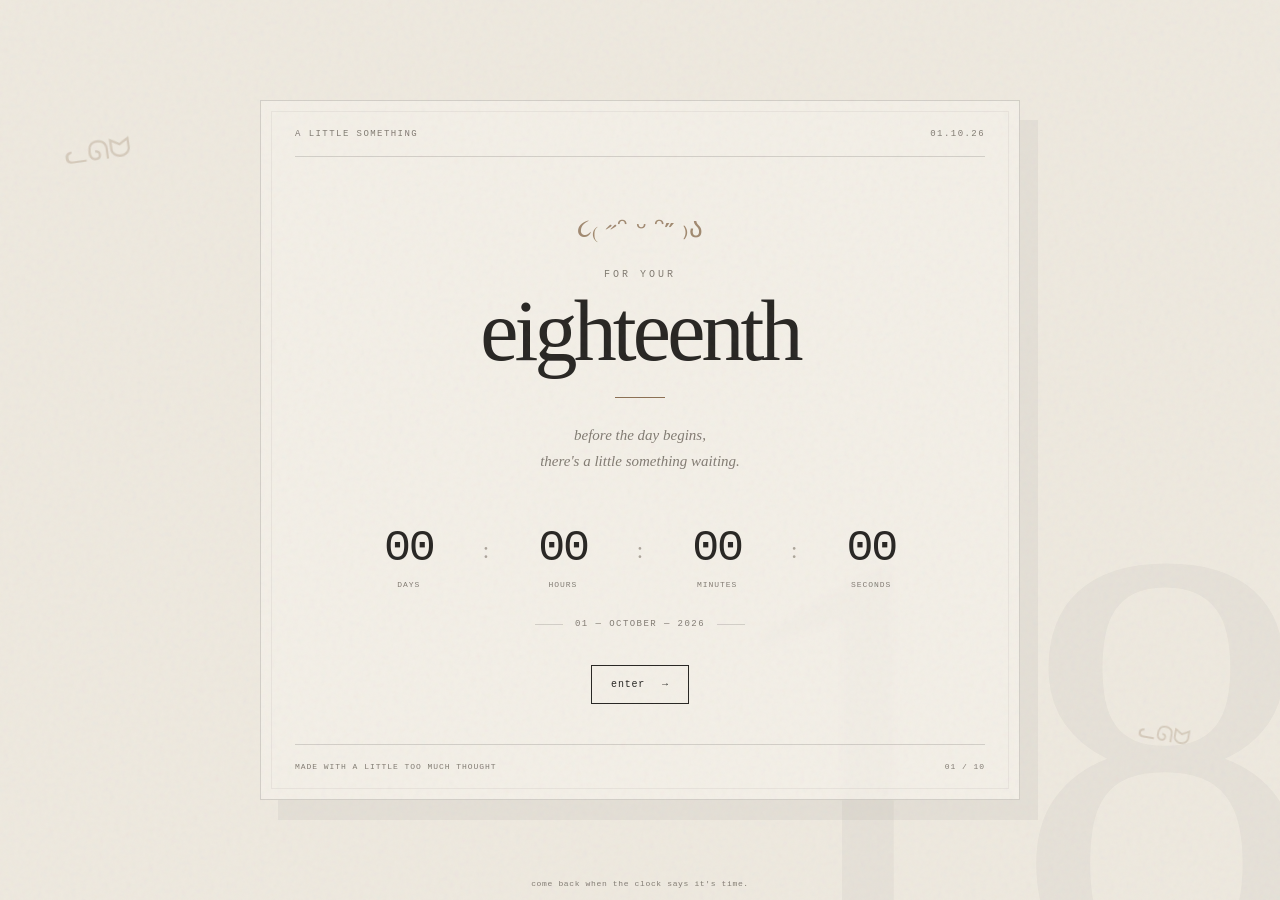
<file: index.html>
<!DOCTYPE html>
<html lang="id">
<head>
    <meta charset="UTF-8">

    <meta
        name="viewport"
        content="width=device-width, initial-scale=1.0"
    >

    <meta
        name="theme-color"
        content="#eee9df"
    >

    <title>18 — for you</title>

    <link rel="stylesheet" href="style.css">
</head>

<body>

    <!-- =========================
         BACKGROUND
    ========================== -->

    <div class="grain"></div>

    <div class="background-number">
        18
    </div>

    <div class="floating-cat cat-one">
        ᓚᘏᗢ
    </div>

    <div class="floating-cat cat-two">
        ᓚᘏᗢ
    </div>


    <!-- =========================
         MAIN
    ========================== -->

    <main class="countdown-page">

        <section class="countdown-card">

            <!-- top information -->

            <div class="top-line">

                <span class="edition">
                    A LITTLE SOMETHING
                </span>

                <span class="date-small">
                    01.10.26
                </span>

            </div>


            <!-- center -->

            <div class="main-content">

                <div class="tiny-cat">
                    ૮₍ ˶ᵔ ᵕ ᵔ˶ ₎ა
                </div>

                <p class="pre-title">
                    FOR YOUR
                </p>

                <h1>
                    eighteenth
                </h1>

                <div class="title-line"></div>

                <p class="intro-text">
                    before the day begins,<br>
                    there's a little something waiting.
                </p>


                <!-- COUNTDOWN -->

                <div class="countdown">

                    <div class="time-box">

                        <span
                            class="time-number"
                            id="days"
                        >
                            00
                        </span>

                        <span class="time-label">
                            days
                        </span>

                    </div>


                    <span class="separator">
                        :
                    </span>


                    <div class="time-box">

                        <span
                            class="time-number"
                            id="hours"
                        >
                            00
                        </span>

                        <span class="time-label">
                            hours
                        </span>

                    </div>


                    <span class="separator">
                        :
                    </span>


                    <div class="time-box">

                        <span
                            class="time-number"
                            id="minutes"
                        >
                            00
                        </span>

                        <span class="time-label">
                            minutes
                        </span>

                    </div>


                    <span class="separator">
                        :
                    </span>


                    <div class="time-box">

                        <span
                            class="time-number"
                            id="seconds"
                        >
                            00
                        </span>

                        <span class="time-label">
                            seconds
                        </span>

                    </div>

                </div>


                <!-- DATE -->

                <div class="birthday-date">

                    <span class="date-line"></span>

                    <span>
                        01 — OCTOBER — 2026
                    </span>

                    <span class="date-line"></span>

                </div>


                <!-- BUTTON -->

                <div class="enter-area">

                    <a
                        href="questions.html"
                        class="enter-button"
                        id="enterButton"
                    >

                        <span>
                            waiting...
                        </span>

                        <span class="arrow">
                            →
                        </span>

                    </a>

                </div>

            </div>


            <!-- bottom information -->

            <div class="bottom-line">

                <span>
                    MADE WITH A LITTLE TOO MUCH THOUGHT
                </span>

                <span>
                    01 / 10
                </span>

            </div>

        </section>


        <!-- tiny bottom message -->

        <p class="bottom-message">
            come back when the clock says it's time.
        </p>

    </main>


    <script src="script.js"></script>

</body>
</html>
</file>
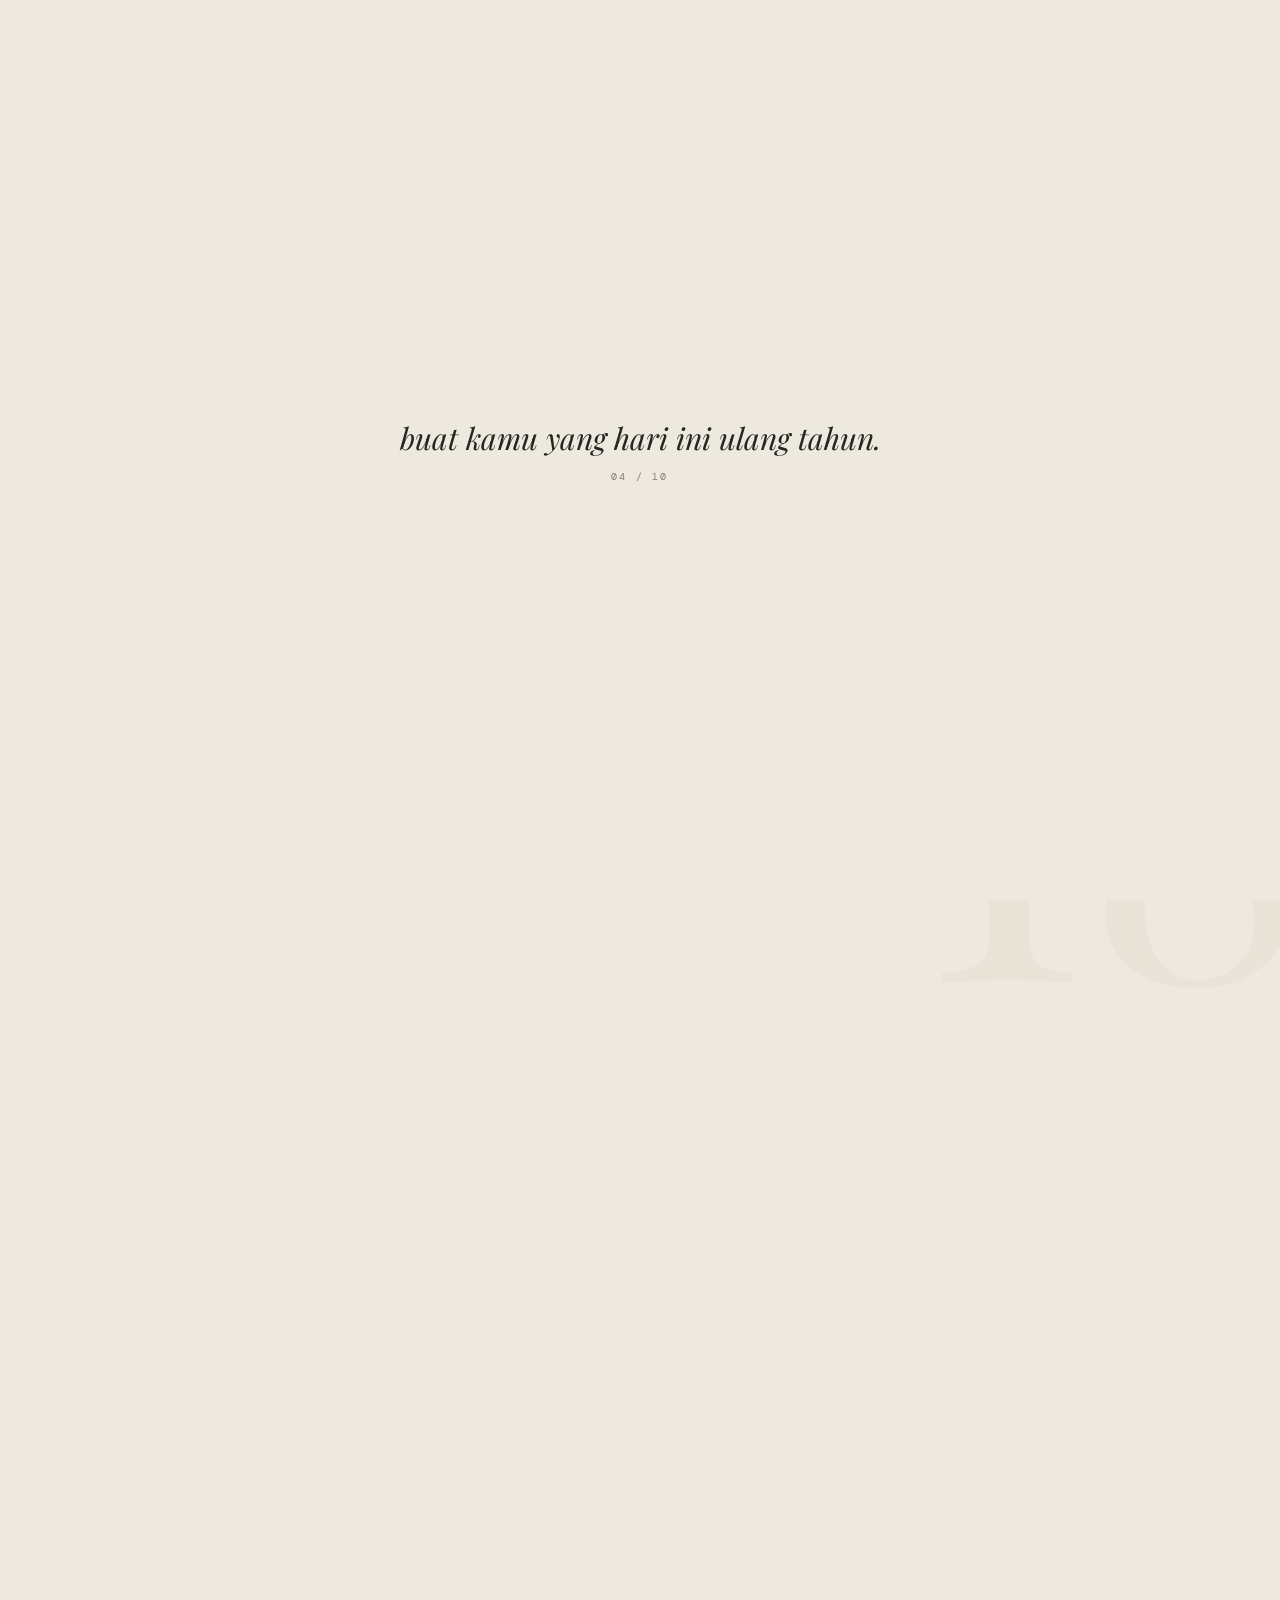
<file: birthday.html>
<!DOCTYPE html>
<html lang="id">
<head>
    <meta charset="UTF-8">
    <meta name="viewport" content="width=device-width, initial-scale=1.0">
    <meta name="theme-color" content="#eee9df">
    <title>04 — untuk kamu</title>
    <link rel="stylesheet" href="birthday.css">
</head>

<body>

    <div class="grain"></div>
    <div class="background-number">18</div>

    <div class="floating-cat cat-one">ᓚᘏᗢ</div>
    <div class="floating-cat cat-two">ᓚᘏᗢ</div>

    <!-- OPENING -->
    <div class="opening" id="opening">
        <p>buat kamu yang hari ini ulang tahun.</p>
        <span>04 / 10</span>
    </div>

    <main class="birthday-page" id="birthdayPage">

        <div class="page-top">
            <span>SEBUAH SURAT KECIL</span>
            <span>04 / 10</span>
        </div>

        <section class="letter-wrapper">

            <div class="letter-shadow"></div>

            <article class="letter" id="letter">

                <div class="letter-header">
                    <span class="letter-number">04</span>
                    <span class="letter-date">01.10.2026</span>
                </div>

                <div class="letter-content">

                    <p class="letter-opening">
                        buat kamu, yang hari ini genap 18.
                    </p>

                    <h1>
                        akhirnya sampai juga
                        di umur ini.
                    </h1>

                    <div class="divider"></div>

                    <p>
                        entah kenapa, nulis ucapan buat kamu sekarang
                        rasanya sedikit beda. mungkin karena udah
                        banyak hal yang berubah sejak terakhir kali kita
                        bener bener deket.
                    </p>

                    <p>
                        aku sebenarnya ngga tau harus nulis apa.
                        ada banyak hal yang mau aku bilang, tapi rasanya
                        aneh kalau semuanya harus ditulis di sini.
                    </p>

                    <p class="emphasis">
                        jadi untuk sekarang, aku cuma mau bilang:
                    </p>

                    <p class="birthday-line">
                        selamat ulang tahun, ya.
                    </p>

                    <p>
                        semoga di umur yang baru ini kamu lebih sering
                        nemuin alasan untuk bahagia. semoga hal-hal
                        yang lagi kamu usahakan bisa berjalan seperti
                        yang kamu mau.
                    </p>

                    <p>
                        dan kalau ternyata ada beberapa hal yang belum
                        sesuai harapan, semoga kamu  baik-baik aja
                        menjalaninya.
                    </p>

                    <p>
                        aku masih inget beberapa hal kecil tentang kamu.
                        hal-hal yang mungkin sekarang udah ngga terlalu
                        penting, tapi entah kenapa masih tersimpan di kepala.
                    </p>

                    <p class="missing">
                        kadang aku juga masih kangen.
                    </p>

                    <p>
                        bukan kangen yang harus bawa kita kembali ke
                        tempat yang sama. cuma kangen sama seseorang
                        yang dulu pernah dekat banget, lalu perlahan
                        menjadi seseorang yang cuma bisa aku doakan dari jauh.
                    </p>

                    <div class="little-mark">✦</div>

                    <p>
                        mungkin memang ada orang-orang yang datang bukan
                        untuk tinggal selamanya.
                    </p>

                    <p>
                        tapi bukan berarti setelah semuanya selesai,
                        mereka jadi ngga berarti apa-apa.
                    </p>

                    <p>
                        kamu pernah jadi bagian dari hari-hariku.
                        dan untuk itu, aku tetap bersyukur.
                    </p>

                    <p>
                        kalau sekarang kita sudah punya jalan masing-masing,
                        semoga jalan itu membawa kamu ke banyak hal baik.
                    </p>

                    <p>
                        dan kalau suatu hari nanti kamu melihat kembali
                        semua yang pernah kita lewati, semoga yang kamu
                        ingat bukan cuma akhirnya.
                    </p>

                    <p>
                        semoga kamu juga ingat bahwa dulu, pernah ada
                        seseorang yang benar-benar ingin melihat kamu bahagia.
                    </p>

                    <div class="letter-ending">

                        <p class="final-greeting">
                            selamat ulang tahun, kamu.
                        </p>

                        <p>
                            18 tahun.
                            angka yang mungkin kelihatannya sederhana,
                            tapi semoga membawa banyak cerita baru.
                        </p>

                        <p>
                            jaga diri baik-baik, ya.
                        </p>

                        <p>
                            aku mungkin sudah ngga punya tempat seperti dulu,
                            tapi aku masih berharap kamu baik-baik saja.
                        </p>

                        <p class="final-line">
                            semoga bahagia. selalu.
                        </p>

                    </div>

                </div>

                <div class="letter-footer">
                    <span>UNTUK KAMU</span>
                    <span>01 — 10 — 26</span>
                </div>

            </article>
        </section>

        <div class="continue-area" id="continueArea">
            <p>masih ada satu hal lagi.</p>

            <a href="poem.html" class="continue-button">
                <span>baca sesuatu yang lain</span>
                <span class="arrow">→</span>
            </a>
        </div>

        <div class="page-bottom">
            <span>HALAMAN KEEMPAT</span>
            <span>04 / 10</span>
        </div>

    </main>

    <script src="birthday.js"></script>
</body>
</html>
</file>
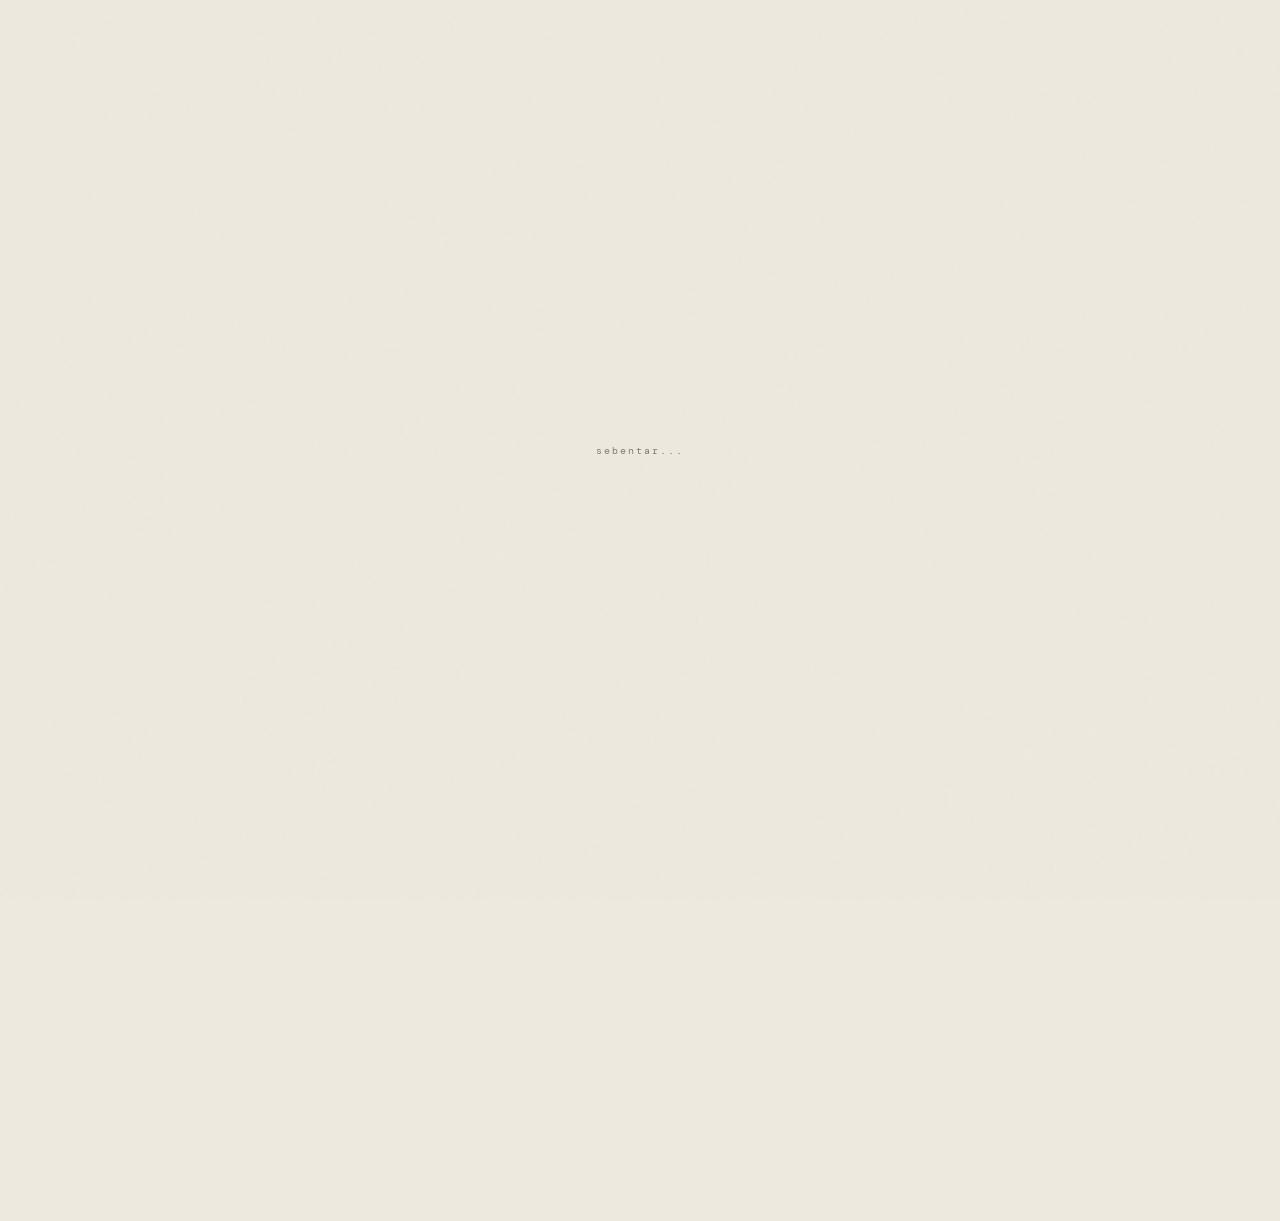
<file: home.html>
<!DOCTYPE html>
<html lang="id">
<head>
    <meta charset="UTF-8">
    <meta name="viewport" content="width=device-width, initial-scale=1.0">
    <meta name="theme-color" content="#eee9df">
    <title>03 — untuk kamu</title>
    <link rel="stylesheet" href="home.css">
</head>

<body>

    <div class="grain"></div>

    <div class="background-number">18</div>

    <div class="floating-cat cat-one">ᓚᘏᗢ</div>
    <div class="floating-cat cat-two">ᓚᘏᗢ</div>

    <!-- INTRO / OPENING -->

    <div class="opening" id="opening">

        <p class="opening-text" id="openingText">
            sebentar...
        </p>

    </div>


    <!-- MAIN CONTENT -->

    <main class="home-page" id="homePage">

        <section class="home-card">

            <div class="top-line">
                <span>UNTUK KAMU</span>
                <span>03 / 10</span>
            </div>


            <div class="home-content">

                <p class="small-title">
                    HARI INI
                </p>


                <h1 id="mainTitle">
                    akhirnya 18 juga.
                </h1>


                <div class="title-line"></div>


                <!-- PHOTO -->

                <div class="photo-area">

                    <div class="photo-paper">

                        <div class="photo-tape"></div>

                        <img
                            src="foto.jpg"
                            alt="Foto"
                            class="main-photo"
                            id="mainPhoto"
                        >

                        <p class="photo-caption">
                            01.10.2026
                        </p>

                    </div>

                </div>


                <!-- TEXT -->

                <div class="message" id="message">

                    <p class="greeting">
                        selamat ulang tahun, ya.
                    </p>

                    <p>
                        hari ini kamu resmi 18.
                        semoga di umur yang baru ini
                        banyak hal baik yang datang ke kamu.
                    </p>

                    <p>
                        semoga apa yang lagi kamu usahain
                        pelan-pelan bisa tercapai,
                        dan semoga tahun ini jadi tahun
                        yang lebih baik buat kamu.
                    </p>

                </div>


                <div class="continue-area">

                    <a href="birthday.html" class="continue-button">

                        <span>lanjut</span>

                        <span class="arrow">→</span>

                    </a>

                </div>

            </div>


            <div class="bottom-line">

                <span>HALAMAN KETIGA</span>

                <span>03 / 10</span>

            </div>

        </section>

    </main>
<audio id="birthdaySong" loop>
    <source src="About You.mp3" type="audio/mpeg">
</audio>

    <script src="home.js"></script>

</body>
</html>
</file>
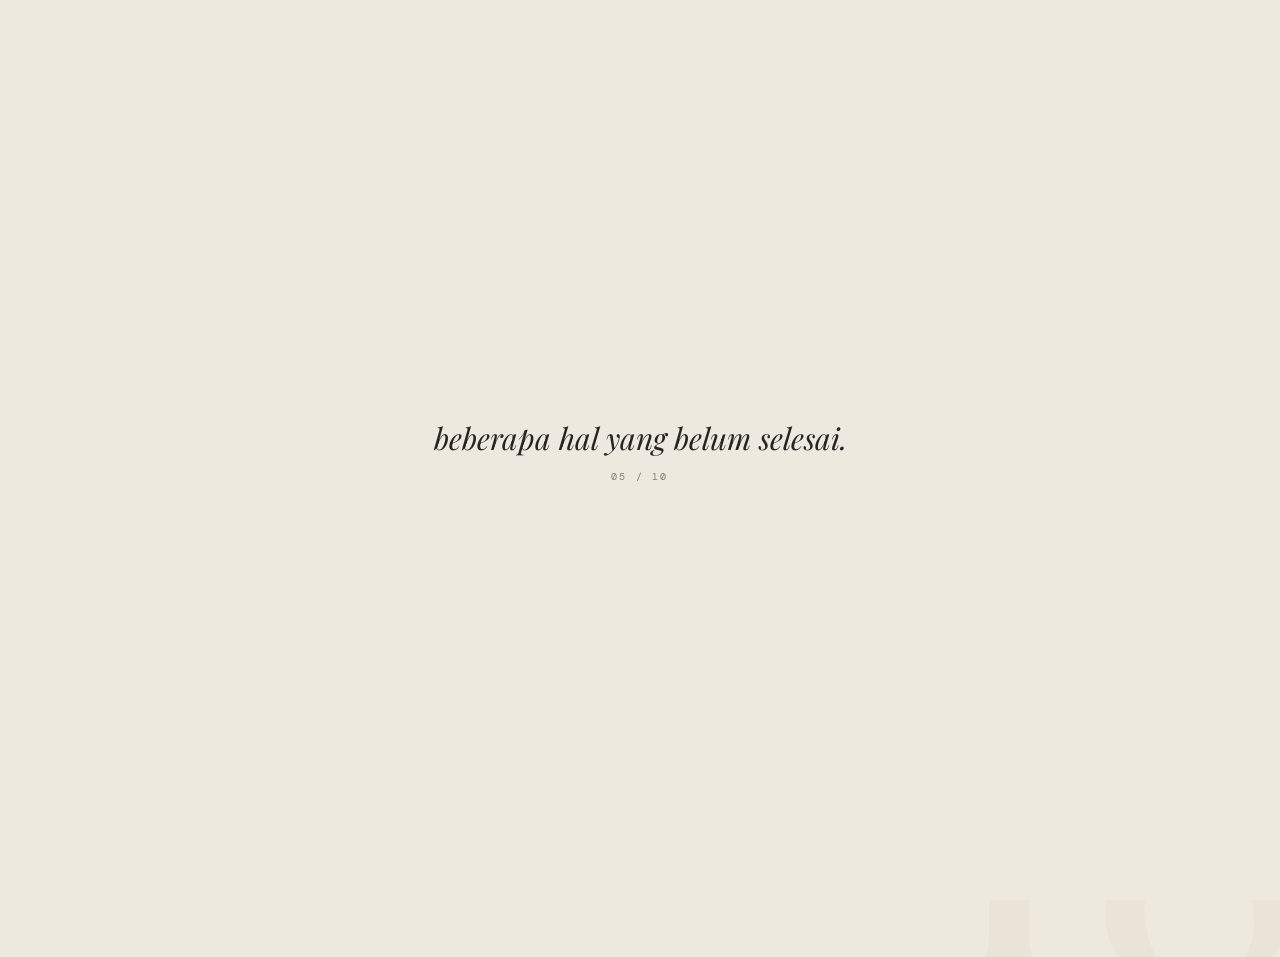
<file: poem.html>
<!DOCTYPE html>
<html lang="id">
<head>
    <meta charset="UTF-8">
    <meta name="viewport" content="width=device-width, initial-scale=1.0">
    <meta name="theme-color" content="#eee9df">
    <title>05 — beberapa hal</title>
    <link rel="stylesheet" href="poem.css">
</head>

<body>

    <div class="grain"></div>
    <div class="background-number">18</div>

    <div class="floating-cat cat-one">ᓚᘏᗢ</div>
    <div class="floating-cat cat-two">ᓚᘏᗢ</div>

    <div class="opening" id="opening">
        <p>beberapa hal yang belum selesai.</p>
        <span>05 / 10</span>
    </div>

    <main class="poem-page" id="poemPage">

        <div class="page-top">
            <span>BEBERAPA HAL</span>
            <span>05 / 10</span>
        </div>

        <section class="poem-book">

            <div class="slide-counter" id="slideCounter">
                01 / 05
            </div>

            <div class="slides" id="slides">

                <article class="poem-slide active">
                    <div class="poem-mark">01</div>

                    <div class="poem-text">
                        <p>
                            seperti cahaya bintang<br>
                            yang masih sampai ke bumi<br>
                            meski bintangnya mungkin<br>
                            sudah lama hilang.
                        </p>

                        <p>
                            begitu juga kamu.
                        </p>

                        <p>
                            sudah lama kita tidak bersama,<br>
                            tapi beberapa hal tentangmu<br>
                            masih sampai kepadaku.
                        </p>

                        <p class="closing">
                            mungkin aku nggak ingin kembali.<br>
                            aku cuma masih rindu<br>
                            pernah sedekat itu denganmu.
                        </p>
                    </div>
                </article>


                <article class="poem-slide">
                    <div class="poem-mark">02</div>

                    <div class="poem-text">
                        <p>
                            seperti gravitasi<br>
                            yang tidak terlihat<br>
                            tapi selalu bekerja,
                        </p>

                        <p>
                            mungkin kesalahanku<br>
                            juga begitu.
                        </p>

                        <p>
                            dulu aku nggak sadar<br>
                            kalau beberapa hal kecil<br>
                            yang kulakukan<br>
                            perlahan membuatmu menjauh.
                        </p>

                        <p class="closing">
                            sekarang aku mengerti.<br>
                            aku nggak meminta semuanya kembali.<br>
                            aku cuma ingin bilang,<br>
                            maaf.
                        </p>
                    </div>
                </article>


                <article class="poem-slide">
                    <div class="poem-mark">03</div>

                    <div class="poem-text">
                        <p>
                            waktu terus berjalan<br>
                            tanpa pernah menunggu<br>
                            siapa pun siap.
                        </p>

                        <p>
                            hari ini,<br>
                            satu tahun lagi selesai untukmu.
                        </p>

                        <p>
                            semoga di umur 18 ini<br>
                            kamu menemukan lebih banyak alasan<br>
                            untuk bahagia,
                        </p>

                        <p>
                            lebih banyak hal<br>
                            untuk disyukuri,
                            dan orang-orang<br>
                            yang membuatmu merasa cukup.
                        </p>

                        <p class="closing">
                            selamat ulang tahun, ya.
                        </p>
                    </div>
                </article>


                <article class="poem-slide">
                    <div class="poem-mark">04</div>

                    <div class="poem-text">
                        <p>
                            aneh bagaimana otak<br>
                            bisa melupakan banyak hal,
                        </p>

                        <p>
                            tapi tetap menyimpan<br>
                            percakapan kecil<br>
                            dengan seseorang<br>
                            yang pernah berarti.
                        </p>

                        <p>
                            mungkin itu sebabnya<br>
                            aku masih mengingatmu.
                        </p>

                        <p class="closing">
                            kalau ada yang ingin kuubah,<br>
                            mungkin bukan akhirnya,
                        </p>

                        <p class="closing">
                            tapi caraku memperlakukanmu<br>
                            sebelum akhirnya tiba.
                        </p>
                    </div>
                </article>


                <article class="poem-slide">
                    <div class="poem-mark">05</div>

                    <div class="poem-text">
                        <p>
                            dari begitu banyak kemungkinan<br>
                            di dunia,
                        </p>

                        <p>
                            kita pernah dipertemukan.
                        </p>

                        <p>
                            sekarang mungkin kita<br>
                            sudah berjalan ke arah masing-masing.
                        </p>

                        <p>
                            tapi hari ini<br>
                            aku masih bisa berharap<br>
                            satu hal untukmu:
                        </p>

                        <p class="closing">
                            semoga 18 membawamu<br>
                            ke hidup yang lebih baik.
                        </p>

                        <p class="final">
                            dan kalau suatu hari<br>
                            kamu mengingatku,
                        </p>

                        <p class="final">
                            semoga yang tersisa<br>
                            bukan cuma tentang<br>
                            bagaimana semuanya berakhir.
                        </p>
                    </div>
                </article>

            </div>

            <div class="navigation">

                <button class="nav-button" id="prevButton" aria-label="Sebelumnya">
                    ←
                </button>

                <div class="dots" id="dots">
                    <span class="dot active"></span>
                    <span class="dot"></span>
                    <span class="dot"></span>
                    <span class="dot"></span>
                    <span class="dot"></span>
                </div>

                <button class="nav-button" id="nextButton" aria-label="Berikutnya">
                    →
                </button>

            </div>

            <div class="swipe-note" id="swipeNote">
                geser untuk lanjut
            </div>

        </section>

        <div class="continue-area" id="continueArea">
            <p>masih ada cerita setelah ini.</p>

            <a href="story.html" class="continue-button">
                <span>lanjut</span>
                <span class="arrow">→</span>
            </a>
        </div>

        <div class="page-bottom">
            <span>HALAMAN KELIMA</span>
            <span>05 / 10</span>
        </div>

    </main>

    <script src="poem.js"></script>
</body>
</html>
</file>
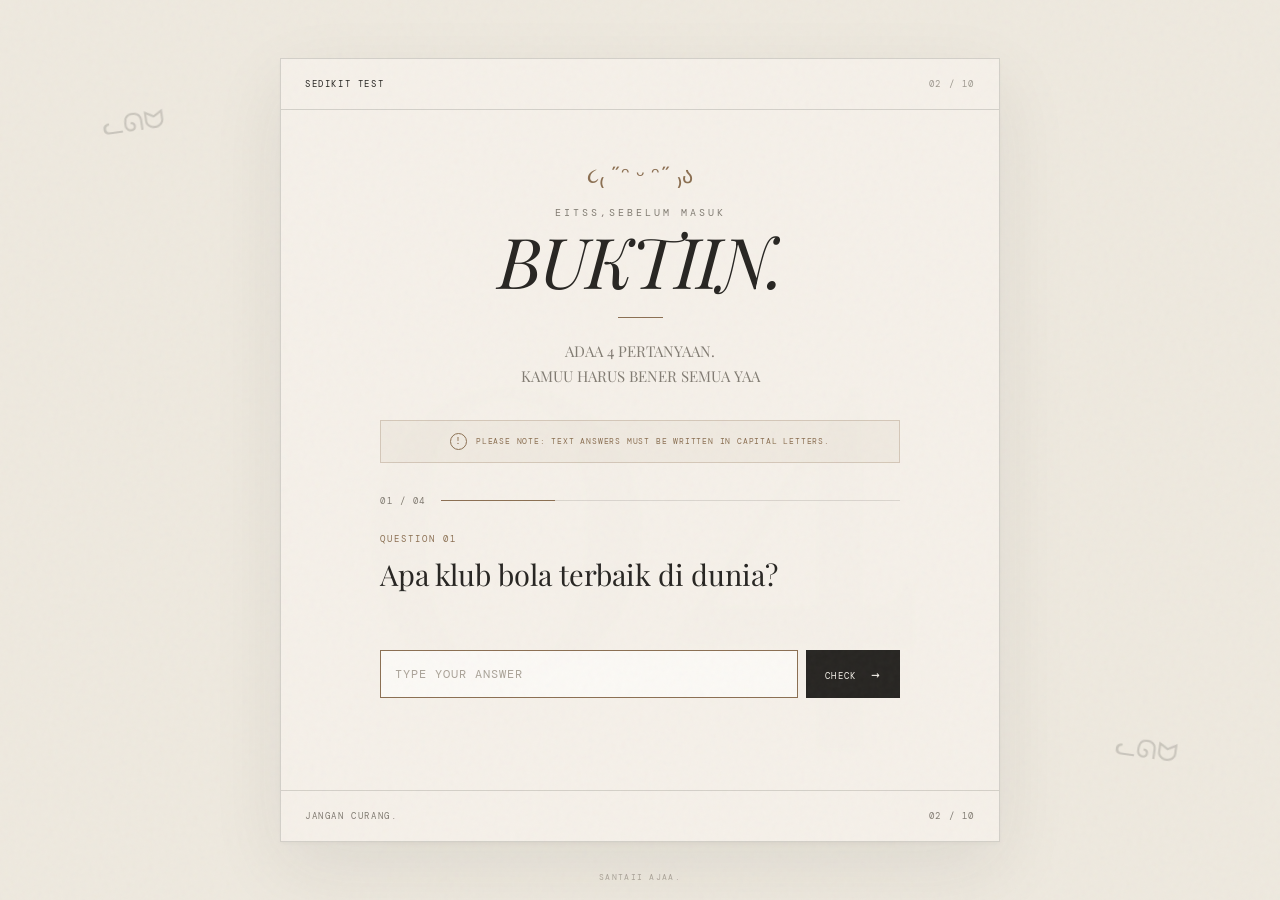
<file: questions.html>
<!DOCTYPE html>
<html lang="id">
<head>
    <meta charset="UTF-8">
    <meta name="viewport" content="width=device-width, initial-scale=1.0">
    <meta name="theme-color" content="#eee9df">
    <title>02 — a little test</title>
    <link rel="stylesheet" href="questions.css">
</head>

<body>

    <div class="grain"></div>
    <div class="background-number">04</div>

    <div class="floating-cat cat-one">ᓚᘏᗢ</div>
    <div class="floating-cat cat-two">ᓚᘏᗢ</div>

    <main class="quiz-page">

        <section class="quiz-card">

            <div class="top-line">
                <span class="edition">SEDIKIT TEST</span>
                <span class="page-number">02 / 10</span>
            </div>

            <div class="quiz-content">

                <div class="tiny-cat">૮₍ ˶ᵔ ᵕ ᵔ˶ ₎ა</div>

                <p class="pre-title">EITSS,SEBELUM MASUK</p>

                <h1>BUKTIIN.</h1>

                <div class="title-line"></div>

                <p class="intro-text">
                    ADAA 4 PERTANYAAN.<br>
                    KAMUU HARUS BENER SEMUA YAA
                </p>

                <div class="warning">
                    <span class="warning-mark">!</span>
                    <span>PLEASE NOTE: TEXT ANSWERS MUST BE WRITTEN IN CAPITAL LETTERS.</span>
                </div>

                <div class="progress">
                    <span id="progressText">01 / 04</span>
                    <div class="progress-line">
                        <div class="progress-fill" id="progressFill"></div>
                    </div>
                </div>

                <div class="question-area" id="questionArea">

                    <p class="question-number" id="questionNumber">
                        QUESTION 01
                    </p>

                    <h2 id="questionText">
                        Apa klub bola terbaik di dunia?
                    </h2>

                    <div class="answer-wrap">
                        <input
                            type="text"
                            id="answerInput"
                            autocomplete="off"
                            autocapitalize="characters"
                            spellcheck="false"
                            placeholder="TYPE YOUR ANSWER"
                        >

                        <button id="submitButton" type="button">
                            <span>CHECK</span>
                            <span class="arrow">→</span>
                        </button>
                    </div>

                    <p class="feedback" id="feedback"></p>

                </div>

                <div class="success-area" id="successArea">

                    <div class="success-symbol">✓</div>

                    <p class="success-label">ACCESS GRANTED</p>

                    <h2>YEAYYY BENER SEMUA.</h2>

                    <p>
                        INII ADA SESUATUU<br>
                        BUAT KAMUU.
                    </p>

                    <a href="home.html" class="enter-button">
                        <span>ENTER</span>
                        <span class="arrow">→</span>
                    </a>

                </div>

            </div>

            <div class="bottom-line">
                <span>JANGAN CURANG.</span>
                <span>02 / 10</span>
            </div>

        </section>

        <p class="bottom-message" id="bottomMessage">
            SANTAII AJAA.
        </p>

    </main>

    <script src="questions.js"></script>

</body>
</html>
</file>
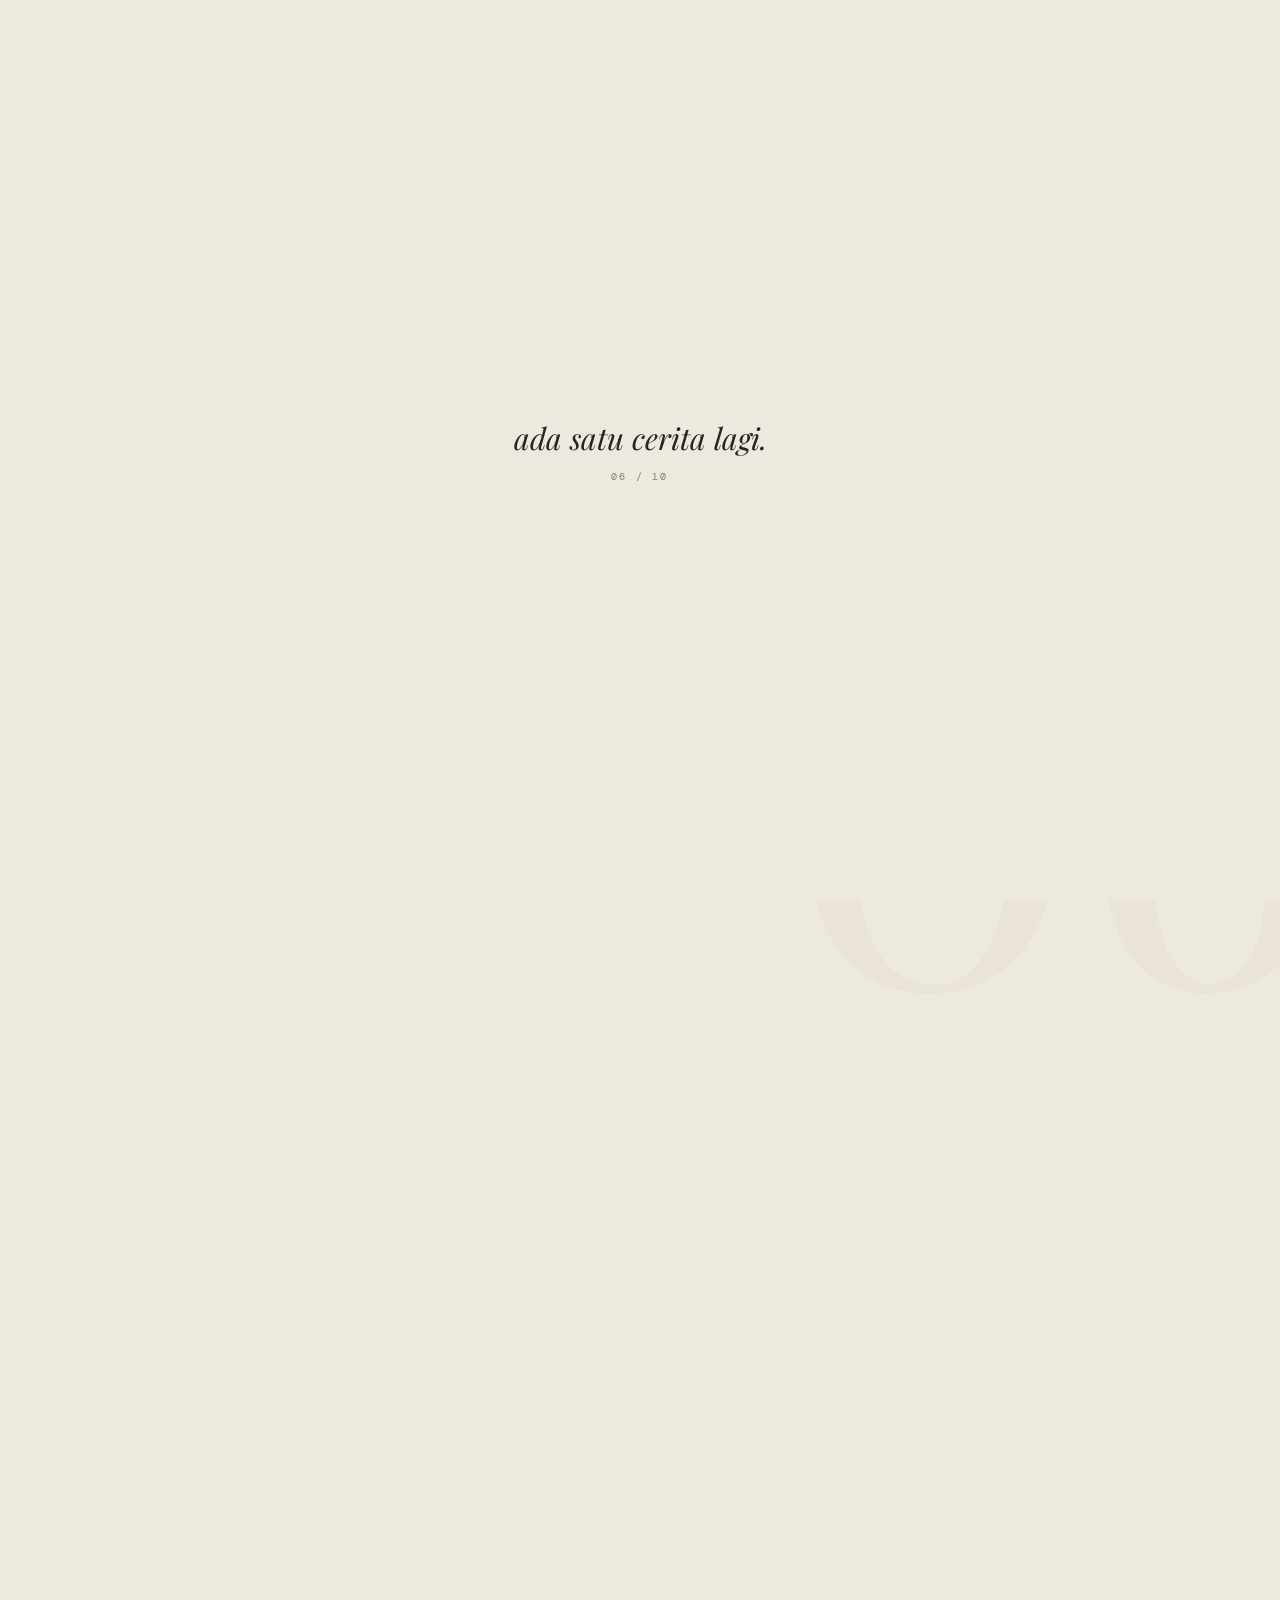
<file: story.html>
<!DOCTYPE html>
<html lang="id">
<head>
    <meta charset="UTF-8">
    <meta name="viewport" content="width=device-width, initial-scale=1.0">
    <meta name="theme-color" content="#eee9df">
    <title>06 — seharusnya cukup</title>
    <link rel="stylesheet" href="story.css">
</head>

<body>

    <div class="grain"></div>
    <div class="background-number">06</div>

    <div class="floating-cat cat-one">ᓚᘏᗢ</div>
    <div class="floating-cat cat-two">ᓚᘏᗢ</div>

    <div class="opening" id="opening">
        <p>ada satu cerita lagi.</p>
        <span>06 / 10</span>
    </div>

    <main class="story-page" id="storyPage">

        <div class="page-top">
            <span>SEBUAH CERITA</span>
            <span>06 / 10</span>
        </div>

        <section class="story-card">

            <div class="story-label">
                06
            </div>

            <div class="story-content">

                <p class="small-title">
                    SEHARUSNYA CUKUP
                </p>

                <h1>
                    ada cerita yang<br>
                    memang tidak perlu<br>
                    punya akhir berbeda.
                </h1>

                <div class="divider"></div>

                <p>
                    mungkin kita pernah berpikir bahwa
                    beberapa hal seharusnya berjalan lebih lama.
                    seharusnya ada lebih banyak waktu,
                    lebih banyak percakapan, atau lebih banyak
                    kesempatan untuk memperbaiki semuanya.
                </p>

                <p>
                    tapi ternyata tidak semua yang pernah dekat
                    harus berakhir dengan kembali.
                </p>

                <p>
                    ada yang cukup pernah terjadi.
                    cukup pernah berarti.
                    cukup pernah membuat dua orang
                    saling mengenal.
                </p>

                <p class="emphasis">
                    dan mungkin, itu juga sudah cukup.
                </p>

                <p>
                    sekarang kita sudah punya jalan masing-masing.
                    mungkin memang seperti ini seharusnya.
                </p>

                <p>
                    bukan karena apa yang pernah ada
                    menjadi tidak berarti,
                    tapi karena beberapa cerita memang selesai
                    tepat ketika waktunya selesai.
                </p>

                <div class="closing">

                    <p>
                        aku nggak tahu kamu akan mengingat
                        semua ini sampai kapan.
                    </p>

                    <p>
                        tapi kalau suatu hari kamu membuka
                        cerita ini lagi, semoga kamu tahu:
                    </p>

                    <p class="final">
                        pernah ada seseorang yang
                        menganggap kehadiranmu berarti.
                    </p>

                </div>

            </div>

            <div class="story-footer">
                <span>UNTUK KAMU</span>
                <span>01 — 10 — 26</span>
            </div>

        </section>

        <section class="pdf-section" id="pdfSection">

            <div class="pdf-line"></div>

            <p class="pdf-small">
                CERITA LENGKAPNYA ADA DI SINI
            </p>

            <h2>
                kalau kamu masih ingin<br>
                membacanya sampai selesai.
            </h2>

            <a
                href="assets/seharusnya.pdf"
                target="_blank"
                rel="noopener"
                class="pdf-button"
            >
                <span>baca cerita lengkap</span>
                <span class="arrow">→</span>
            </a>

            <p class="pdf-note">
                seharusnya.pdf
            </p>

        </section>

        <div class="continue-area" id="continueArea">

            <p>setelah ini, ada beberapa hal kecil.</p>

            <a href="playlist.html" class="continue-button">
                <span>lanjut</span>
                <span class="arrow">→</span>
            </a>

        </div>

        <div class="page-bottom">
            <span>HALAMAN KEENAM</span>
            <span>06 / 10</span>
        </div>

    </main>

    <script src="story.js"></script>
</body>
</html>
</file>
<file: style.css>
/* =========================================
   RESET
========================================= */

* {
    margin: 0;
    padding: 0;
    box-sizing: border-box;
}

html {
    width: 100%;
    min-height: 100%;
}

body {
    width: 100%;
    min-height: 100vh;

    background: #eee9df;
    color: #272522;

    font-family:
        Arial,
        Helvetica,
        sans-serif;

    overflow-x: hidden;
}


/* =========================================
   VARIABLES
========================================= */

:root {

    --paper: #eee9df;

    --paper-light: #f6f2ea;

    --paper-dark: #ded6c8;

    --ink: #272522;

    --muted: #817b72;

    --faint: #aaa398;

    --accent: #8b6f52;

    --line: rgba(39, 37, 34, 0.16);

}


/* =========================================
   PAPER GRAIN
========================================= */

.grain {

    position: fixed;

    inset: 0;

    pointer-events: none;

    z-index: 20;

    opacity: 0.15;

    background-image:
        url("data:image/svg+xml,%3Csvg viewBox='0 0 180 180' xmlns='http://www.w3.org/2000/svg'%3E%3Cfilter id='n'%3E%3CfeTurbulence type='fractalNoise' baseFrequency='.9' numOctaves='3' stitchTiles='stitch'/%3E%3C/filter%3E%3Crect width='100%25' height='100%25' filter='url(%23n)' opacity='.32'/%3E%3C/svg%3E");

}


/* =========================================
   HUGE BACKGROUND 18
========================================= */

.background-number {

    position: fixed;

    right: -40px;
    bottom: -80px;

    font-family:
        Georgia,
        "Times New Roman",
        serif;

    font-size:
        clamp(260px, 48vw, 720px);

    line-height: 0.7;

    color: rgba(39, 37, 34, 0.035);

    user-select: none;

    pointer-events: none;

    z-index: 0;

}


/* =========================================
   FLOATING CATS
========================================= */

.floating-cat {

    position: fixed;

    color: var(--accent);

    opacity: 0.25;

    font-family: serif;

    pointer-events: none;

    z-index: 1;

}

.cat-one {

    top: 15%;

    left: 5%;

    font-size: 27px;

    transform:
        rotate(-8deg);

}

.cat-two {

    right: 7%;

    bottom: 17%;

    font-size: 21px;

    transform:
        rotate(10deg);

}


/* =========================================
   PAGE
========================================= */

.countdown-page {

    min-height: 100vh;

    width: 100%;

    padding:
        30px;

    display: flex;

    align-items: center;

    justify-content: center;

    position: relative;

    z-index: 2;

}


/* =========================================
   MAIN CARD
========================================= */

.countdown-card {

    width: min(
        760px,
        100%
    );

    min-height: 680px;

    padding:
        28px
        34px;

    position: relative;

    display: flex;

    flex-direction: column;

    justify-content: space-between;

    background:
        rgba(246, 242, 234, 0.72);

    border:
        1px solid
        var(--line);

    box-shadow:
        18px 20px 0
        rgba(39, 37, 34, 0.045);

    backdrop-filter:
        blur(4px);

}


/* =========================================
   CARD CORNER DETAILS
========================================= */

.countdown-card::before {

    content: "";

    position: absolute;

    top: 10px;
    left: 10px;
    right: 10px;
    bottom: 10px;

    border:
        1px solid
        rgba(39, 37, 34, 0.055);

    pointer-events: none;

}


/* =========================================
   TOP LINE
========================================= */

.top-line {

    display: flex;

    justify-content: space-between;

    align-items: center;

    padding-bottom: 17px;

    border-bottom:
        1px solid
        var(--line);

}


.edition,
.date-small {

    font-family:
        "Courier New",
        monospace;

    font-size: 9px;

    letter-spacing:
        0.16em;

    color:
        var(--muted);

}


/* =========================================
   MAIN CONTENT
========================================= */

.main-content {

    width: 100%;

    max-width: 620px;

    margin:
        0 auto;

    text-align: center;

    padding:
        55px 10px
        40px;

}


.tiny-cat {

    font-size: 27px;

    color:
        var(--accent);

    margin-bottom:
        25px;

    opacity: 0.8;

}


.pre-title {

    font-family:
        "Courier New",
        monospace;

    font-size: 10px;

    letter-spacing:
        0.3em;

    color:
        var(--muted);

    margin-bottom:
        11px;

}


h1 {

    font-family:
        Georgia,
        "Times New Roman",
        serif;

    font-size:
        clamp(
            52px,
            10vw,
            86px
        );

    font-weight:
        400;

    line-height:
        0.95;

    letter-spacing:
        -0.045em;

}


.title-line {

    width: 50px;

    height: 1px;

    background:
        var(--accent);

    margin:
        25px auto;

}


.intro-text {

    font-family:
        Georgia,
        "Times New Roman",
        serif;

    font-size:
        15px;

    line-height:
        1.7;

    font-style:
        italic;

    color:
        var(--muted);

}


/* =========================================
   COUNTDOWN
========================================= */

.countdown {

    width: 100%;

    margin:
        52px auto
        30px;

    display: grid;

    grid-template-columns:
        1fr
        auto
        1fr
        auto
        1fr
        auto
        1fr;

    align-items:
        center;

    justify-content:
        center;

}


.time-box {

    min-width:
        70px;

}


.time-number {

    display: block;

    font-family:
        "Courier New",
        monospace;

    font-size:
        clamp(
            27px,
            6vw,
            45px
        );

    line-height:
        1;

    font-weight:
        400;

    letter-spacing:
        -0.05em;

    transition:
        transform
        0.2s ease;

}


.time-label {

    display: block;

    margin-top:
        9px;

    font-family:
        "Courier New",
        monospace;

    text-transform:
        uppercase;

    font-size:
        8px;

    letter-spacing:
        0.12em;

    color:
        var(--muted);

}


.separator {

    font-family:
        Georgia,
        serif;

    color:
        var(--faint);

    font-size:
        23px;

    padding:
        0 5px;

    transform:
        translateY(-7px);

}


/* =========================================
   BIRTHDAY DATE
========================================= */

.birthday-date {

    display: flex;

    align-items:
        center;

    justify-content:
        center;

    gap:
        12px;

    font-family:
        "Courier New",
        monospace;

    font-size:
        9px;

    letter-spacing:
        0.16em;

    color:
        var(--muted);

}


.date-line {

    width:
        28px;

    height:
        1px;

    background:
        var(--line);

}


/* =========================================
   ENTER BUTTON
========================================= */

.enter-area {

    margin-top:
        36px;

}


.enter-button {

    display:
        inline-flex;

    align-items:
        center;

    justify-content:
        center;

    gap:
        17px;

    padding:
        13px 19px;

    color:
        var(--ink);

    border:
        1px solid
        var(--ink);

    text-decoration:
        none;

    font-family:
        "Courier New",
        monospace;

    font-size:
        10px;

    letter-spacing:
        0.08em;

    transition:
        all
        0.25s
        ease;

}


.enter-button:hover {

    background:
        var(--ink);

    color:
        var(--paper-light);

}


.enter-button .arrow {

    transition:
        transform
        0.25s
        ease;

}


.enter-button:hover .arrow {

    transform:
        translateX(4px);

}


/* =========================================
   BOTTOM LINE
========================================= */

.bottom-line {

    display:
        flex;

    justify-content:
        space-between;

    align-items:
        center;

    padding-top:
        17px;

    border-top:
        1px solid
        var(--line);

}


.bottom-line span {

    font-family:
        "Courier New",
        monospace;

    font-size:
        8px;

    letter-spacing:
        0.12em;

    color:
        var(--muted);

}


/* =========================================
   BOTTOM MESSAGE
========================================= */

.bottom-message {

    position:
        absolute;

    bottom:
        12px;

    left:
        50%;

    transform:
        translateX(-50%);

    font-family:
        "Courier New",
        monospace;

    font-size:
        8px;

    letter-spacing:
        0.08em;

    color:
        var(--muted);

    white-space:
        nowrap;

}


/* =========================================
   MOBILE
========================================= */

@media (max-width: 600px) {

    .countdown-page {

        padding:
            15px;

    }


    .countdown-card {

        min-height:
            650px;

        padding:
            22px 19px;

    }


    .countdown-card::before {

        top:
            7px;

        left:
            7px;

        right:
            7px;

        bottom:
            7px;

    }


    .main-content {

        padding:
            45px 4px
            30px;

    }


    h1 {

        font-size:
            clamp(
                47px,
                14vw,
                70px
            );

    }


    .countdown {

        margin-top:
            45px;

    }


    .time-box {

        min-width:
            54px;

    }


    .time-number {

        font-size:
            25px;

    }


    .time-label {

        font-size:
            7px;

    }


    .separator {

        font-size:
            18px;

        padding:
            0 1px;

    }


    .birthday-date {

        font-size:
            7px;

        gap:
            7px;

    }


    .date-line {

        width:
            17px;

    }


    .bottom-line span:first-child {

        max-width:
            170px;

    }


    .background-number {

        right:
            -20px;

        bottom:
            -20px;

        font-size:
            310px;

    }


    .floating-cat {

        opacity:
            0.17;

    }

}


@media (max-width: 380px) {

    .countdown-card {

        min-height:
            620px;

    }


    .countdown {

        grid-template-columns:
            repeat(7, auto);

    }


    .time-box {

        min-width:
            48px;

    }


    .time-number {

        font-size:
            21px;

    }


    .separator {

        font-size:
            15px;

    }


    .intro-text {

        font-size:
            13px;

    }

}
</file>
<file: birthday.css>
@import url('https://fonts.googleapis.com/css2?family=DM+Mono:wght@400;500&family=Inter:wght@400;500;600&family=Playfair+Display:ital,wght@0,400;0,500;1,400;1,500&display=swap');

:root {
    --paper: #eee9df;
    --paper-light: #f8f5ee;
    --paper-dark: #ded6c8;
    --ink: #272522;
    --muted: #817b72;
    --faint: #aaa398;
    --accent: #8b6f52;
}

* {
    box-sizing: border-box;
    margin: 0;
    padding: 0;
}

html {
    scroll-behavior: smooth;
}

body {
    min-height: 100vh;
    background: var(--paper);
    color: var(--ink);
    font-family: "Inter", sans-serif;
    overflow-x: hidden;
}

.grain {
    position: fixed;
    inset: 0;
    z-index: 50;
    pointer-events: none;
    opacity: 0.055;
    background-image: url("data:image/svg+xml,%3Csvg viewBox='0 0 180 180' xmlns='http://www.w3.org/2000/svg'%3E%3Cfilter id='n'%3E%3CfeTurbulence type='fractalNoise' baseFrequency='.9' numOctaves='4' stitchTiles='stitch'/%3E%3C/filter%3E%3Crect width='100%25' height='100%25' filter='url(%23n)' opacity='.45'/%3E%3C/svg%3E");
}

.background-number {
    position: fixed;
    z-index: 0;
    right: -35px;
    bottom: -75px;
    font-family: "Playfair Display", serif;
    font-size: clamp(240px, 35vw, 500px);
    line-height: 0.8;
    color: rgba(139, 111, 82, 0.045);
    pointer-events: none;
}

.floating-cat {
    position: fixed;
    z-index: 1;
    color: var(--faint);
    opacity: 0.22;
    font-family: monospace;
    font-size: 24px;
    pointer-events: none;
}

.cat-one {
    top: 15%;
    left: 5%;
    transform: rotate(-8deg);
}

.cat-two {
    right: 6%;
    top: 63%;
    transform: rotate(8deg);
}


/* OPENING */

.opening {
    position: fixed;
    inset: 0;
    z-index: 100;
    display: flex;
    align-items: center;
    justify-content: center;
    flex-direction: column;
    gap: 12px;
    background: var(--paper);
    transition:
        opacity 0.9s ease,
        visibility 0.9s ease;
}

.opening.hide {
    opacity: 0;
    visibility: hidden;
    pointer-events: none;
}

.opening p {
    font-family: "Playfair Display", serif;
    font-size: clamp(20px, 4vw, 30px);
    font-style: italic;
    animation: openingText 1.2s ease both;
}

.opening span {
    font-family: "DM Mono", monospace;
    font-size: 10px;
    letter-spacing: 0.22em;
    color: var(--muted);
    animation: openingText 1.2s 0.15s ease both;
}

@keyframes openingText {
    from {
        opacity: 0;
        transform: translateY(12px);
    }

    to {
        opacity: 1;
        transform: translateY(0);
    }
}


/* PAGE */

.birthday-page {
    position: relative;
    z-index: 2;
    width: min(900px, calc(100% - 34px));
    margin: auto;
    padding: 34px 0 55px;
    opacity: 0;
    transform: translateY(25px);
    transition:
        opacity 1s ease,
        transform 1s ease;
}

.birthday-page.show {
    opacity: 1;
    transform: translateY(0);
}

.page-top,
.page-bottom {
    display: flex;
    justify-content: space-between;
    align-items: center;
    font-family: "DM Mono", monospace;
    font-size: 9px;
    letter-spacing: 0.16em;
    color: var(--muted);
}

.page-top {
    margin-bottom: 30px;
}

.page-bottom {
    margin-top: 38px;
}


/* LETTER */

.letter-wrapper {
    position: relative;
    width: min(720px, 100%);
    margin: auto;
    perspective: 1400px;
}

.letter-shadow {
    position: absolute;
    inset: 14px -5px -12px 5px;
    background: rgba(67, 57, 46, 0.12);
    filter: blur(14px);
    opacity: 0;
    transform: translateY(20px);
    transition:
        opacity 1s 0.4s ease,
        transform 1s 0.4s ease;
}

.birthday-page.show .letter-shadow {
    opacity: 1;
    transform: translateY(0);
}

.letter {
    position: relative;
    background:
        linear-gradient(
            90deg,
            rgba(130, 105, 75, 0.035),
            transparent 9%,
            transparent 91%,
            rgba(130, 105, 75, 0.035)
        ),
        var(--paper-light);
    padding: 48px clamp(25px, 7vw, 70px) 35px;
    border: 1px solid rgba(80, 67, 52, 0.13);
    box-shadow: 0 2px 2px rgba(60, 50, 40, 0.05);
    transform-origin: top center;
    transform: rotateX(-90deg) translateY(-30px);
    opacity: 0;
    transition:
        transform 1.2s cubic-bezier(.2,.8,.2,1),
        opacity 0.7s ease;
}

.birthday-page.show .letter {
    transform: rotateX(0deg) translateY(0);
    opacity: 1;
}

.letter::before,
.letter::after {
    content: "";
    position: absolute;
    left: 0;
    right: 0;
    height: 1px;
    background: rgba(139, 111, 82, 0.08);
}

.letter::before {
    top: 18px;
}

.letter::after {
    bottom: 18px;
}

.letter-header,
.letter-footer {
    display: flex;
    justify-content: space-between;
    align-items: center;
    font-family: "DM Mono", monospace;
    font-size: 9px;
    letter-spacing: 0.15em;
    color: var(--muted);
}

.letter-number {
    color: var(--accent);
}

.letter-content {
    padding: 55px 0 48px;
}

.letter-opening {
    font-family: "DM Mono", monospace;
    font-size: 10px;
    letter-spacing: 0.12em;
    text-transform: uppercase;
    color: var(--accent);
    margin-bottom: 20px;
}

.letter h1 {
    max-width: 550px;
    font-family: "Playfair Display", serif;
    font-size: clamp(34px, 6vw, 58px);
    line-height: 1.08;
    font-weight: 400;
    letter-spacing: -0.035em;
    margin-bottom: 30px;
}

.divider {
    width: 42px;
    height: 1px;
    background: var(--accent);
    margin-bottom: 35px;
}

.letter p {
    max-width: 570px;
    margin-bottom: 25px;
    font-size: 14px;
    line-height: 1.95;
    color: #4b4741;
}

.letter .emphasis {
    margin-top: 42px;
    margin-bottom: 8px;
    font-family: "Playfair Display", serif;
    font-size: 18px;
    font-style: italic;
    color: var(--ink);
}

.birthday-line {
    font-family: "Playfair Display", serif;
    font-size: clamp(25px, 5vw, 38px) !important;
    line-height: 1.2 !important;
    color: var(--ink) !important;
    margin-bottom: 32px !important;
}

.missing {
    position: relative;
    display: inline-block;
    margin-top: 28px;
    font-family: "Playfair Display", serif;
    font-size: 23px !important;
    font-style: italic;
    color: var(--ink) !important;
}

.missing::after {
    content: "";
    position: absolute;
    left: 0;
    bottom: 1px;
    width: 100%;
    height: 1px;
    background: rgba(139, 111, 82, 0.35);
    transform: scaleX(0);
    transform-origin: left;
    transition: transform 0.8s ease;
}

.birthday-page.show .missing::after {
    transform: scaleX(1);
}

.little-mark {
    margin: 45px 0;
    color: var(--accent);
    font-size: 13px;
    opacity: 0.65;
}

.letter-ending {
    margin-top: 55px;
    padding-top: 35px;
    border-top: 1px solid rgba(80, 67, 52, 0.13);
}

.final-greeting {
    font-family: "Playfair Display", serif;
    font-size: 27px !important;
    color: var(--ink) !important;
}

.final-line {
    margin-top: 45px;
    margin-bottom: 0 !important;
    font-family: "Playfair Display", serif;
    font-size: clamp(25px, 5vw, 36px) !important;
    font-style: italic;
    color: var(--ink) !important;
}


/* CONTINUE */

.continue-area {
    text-align: center;
    margin-top: 48px;
    opacity: 0;
    transform: translateY(20px);
    transition:
        opacity 0.8s ease,
        transform 0.8s ease;
}

.birthday-page.show .continue-area {
    opacity: 1;
    transform: translateY(0);
    transition-delay: 1.35s;
}

.continue-area p {
    margin-bottom: 15px;
    font-family: "Playfair Display", serif;
    font-size: 15px;
    font-style: italic;
    color: var(--muted);
}

.continue-button {
    display: inline-flex;
    align-items: center;
    gap: 15px;
    padding: 13px 20px;
    border: 1px solid rgba(39, 37, 34, 0.25);
    color: var(--ink);
    text-decoration: none;
    font-family: "DM Mono", monospace;
    font-size: 10px;
    letter-spacing: 0.08em;
    transition:
        background 0.3s ease,
        color 0.3s ease,
        transform 0.3s ease;
}

.continue-button:hover {
    background: var(--ink);
    color: var(--paper-light);
    transform: translateY(-2px);
}

.arrow {
    font-size: 15px;
}


/* MOBILE */

@media (max-width: 600px) {

    .birthday-page {
        width: calc(100% - 24px);
        padding-top: 24px;
    }

    .page-top,
    .page-bottom {
        font-size: 8px;
    }

    .letter {
        padding: 35px 25px 28px;
    }

    .letter-content {
        padding: 42px 0 35px;
    }

    .letter p {
        font-size: 13px;
        line-height: 1.85;
    }

    .letter h1 {
        font-size: 36px;
    }

    .letter .emphasis {
        font-size: 16px;
    }

    .birthday-line {
        font-size: 28px !important;
    }

    .missing {
        font-size: 20px !important;
    }

    .final-line {
        font-size: 27px !important;
    }

    .background-number {
        right: -25px;
        bottom: -20px;
        font-size: 230px;
    }

    .floating-cat {
        font-size: 18px;
    }

    .cat-one {
        left: 3%;
        top: 11%;
    }

    .cat-two {
        right: 3%;
        top: 69%;
    }
}
</file>
<file: home.css>
@import url('https://fonts.googleapis.com/css2?family=DM+Mono:wght@300;400;500&family=Inter:wght@400;500;600&family=Playfair+Display:ital,wght@0,400;0,500;1,400&display=swap');


:root {
    --paper: #eee9df;
    --paper-light: #f6f2ea;
    --paper-dark: #ded6c8;

    --ink: #272522;
    --muted: #817b72;
    --faint: #aaa398;

    --accent: #8b6f52;

    --border: rgba(39, 37, 34, 0.16);
}


* {
    margin: 0;
    padding: 0;
    box-sizing: border-box;
}


html {
    min-height: 100%;
}


body {
    min-height: 100vh;

    background: var(--paper);

    color: var(--ink);

    font-family: "Inter", sans-serif;

    overflow-x: hidden;
}


/* =========================================
   GRAIN
========================================= */

.grain {
    position: fixed;

    inset: 0;

    pointer-events: none;

    z-index: 50;

    opacity: 0.045;

    background-image: url("data:image/svg+xml,%3Csvg viewBox='0 0 180 180' xmlns='http://www.w3.org/2000/svg'%3E%3Cfilter id='n'%3E%3CfeTurbulence type='fractalNoise' baseFrequency='.9' numOctaves='4' stitchTiles='stitch'/%3E%3C/filter%3E%3Crect width='100%25' height='100%25' filter='url(%23n)' opacity='.7'/%3E%3C/svg%3E");
}


/* =========================================
   BACKGROUND NUMBER
========================================= */

.background-number {
    position: fixed;

    left: 50%;
    top: 50%;

    transform: translate(-50%, -50%);

    font-family: "Playfair Display", serif;

    font-size: clamp(260px, 45vw, 700px);

    line-height: 1;

    color: rgba(39, 37, 34, 0.035);

    pointer-events: none;

    user-select: none;

    z-index: 0;
}


/* =========================================
   FLOATING CATS
========================================= */

.floating-cat {
    position: fixed;

    font-family: monospace;

    font-size: 25px;

    color: rgba(39, 37, 34, 0.18);

    pointer-events: none;

    user-select: none;

    z-index: 1;
}


.cat-one {
    top: 12%;
    left: 8%;

    transform: rotate(-8deg);
}


.cat-two {
    right: 8%;
    bottom: 15%;

    transform: rotate(8deg);
}


/* =========================================
   OPENING SCREEN
========================================= */

.opening {
    position: fixed;

    inset: 0;

    z-index: 40;

    display: flex;

    align-items: center;
    justify-content: center;

    background: var(--paper);

    transition:
        opacity 0.8s ease,
        visibility 0.8s ease;
}


.opening.hide {
    opacity: 0;

    visibility: hidden;

    pointer-events: none;
}


.opening-text {
    font-family: "DM Mono", monospace;

    font-size: 10px;

    letter-spacing: 2px;

    color: var(--muted);

    opacity: 0;

    transform: translateY(8px);

    animation: openingTextIn 1s ease forwards;
}


@keyframes openingTextIn {

    0% {
        opacity: 0;
        transform: translateY(8px);
    }

    100% {
        opacity: 1;
        transform: translateY(0);
    }
}


/* =========================================
   MAIN PAGE
========================================= */

.home-page {
    position: relative;

    z-index: 5;

    min-height: 100vh;

    display: flex;

    align-items: center;
    justify-content: center;

    padding: 55px 20px;

    opacity: 0;

    transform: translateY(15px);

    transition:
        opacity 1s ease,
        transform 1s ease;
}


.home-page.show {
    opacity: 1;

    transform: translateY(0);
}


/* =========================================
   CARD
========================================= */

.home-card {
    position: relative;

    width: min(720px, 100%);

    background: rgba(246, 242, 234, 0.88);

    border: 1px solid var(--border);

    box-shadow:
        0 25px 70px rgba(39, 37, 34, 0.08),
        0 2px 5px rgba(39, 37, 34, 0.04);

    backdrop-filter: blur(4px);
}


/* =========================================
   TOP / BOTTOM
========================================= */

.top-line,
.bottom-line {

    width: 100%;

    display: flex;

    justify-content: space-between;
    align-items: center;

    padding: 19px 24px;

    font-family: "DM Mono", monospace;

    font-size: 9px;

    letter-spacing: 1.6px;

    color: var(--muted);
}


.top-line {
    border-bottom: 1px solid var(--border);
}


.bottom-line {
    border-top: 1px solid var(--border);
}


/* =========================================
   CONTENT
========================================= */

.home-content {

    width: min(510px, calc(100% - 50px));

    margin: 0 auto;

    padding: 55px 0 65px;

    text-align: center;
}


.small-title {

    margin-bottom: 8px;

    font-family: "DM Mono", monospace;

    font-size: 9px;

    letter-spacing: 3px;

    color: var(--muted);

    opacity: 0;

    transform: translateY(10px);

    transition:
        opacity 0.7s ease,
        transform 0.7s ease;
}


.home-page.show .small-title {
    opacity: 1;

    transform: translateY(0);

    transition-delay: 0.25s;
}


/* =========================================
   TITLE
========================================= */

h1 {

    font-family: "Playfair Display", serif;

    font-size: clamp(42px, 7vw, 62px);

    font-weight: 400;

    font-style: italic;

    line-height: 1.1;

    letter-spacing: -1.5px;

    opacity: 0;

    transform: translateY(15px);

    transition:
        opacity 0.8s ease,
        transform 0.8s ease;
}


.home-page.show h1 {

    opacity: 1;

    transform: translateY(0);

    transition-delay: 0.4s;
}


.title-line {

    width: 45px;

    height: 1px;

    margin: 19px auto 30px;

    background: var(--accent);

    opacity: 0;

    transform: scaleX(0);

    transition:
        opacity 0.7s ease,
        transform 0.7s ease;
}


.home-page.show .title-line {

    opacity: 1;

    transform: scaleX(1);

    transition-delay: 0.7s;
}


/* =========================================
   PHOTO
========================================= */

.photo-area {

    width: 100%;

    display: flex;

    justify-content: center;

    margin-bottom: 38px;

    opacity: 0;

    transform:
        translateY(25px)
        scale(0.94)
        rotate(-2deg);

    filter: blur(8px);

    transition:
        opacity 1s ease,
        transform 1.1s cubic-bezier(.2,.8,.2,1),
        filter 1.1s ease;
}


.home-page.show .photo-area {

    opacity: 1;

    transform:
        translateY(0)
        scale(1)
        rotate(-1.5deg);

    filter: blur(0);

    transition-delay: 0.9s;
}


.photo-paper {

    position: relative;

    width: min(350px, 85%);

    padding: 12px 12px 17px;

    background: #f9f6ef;

    box-shadow:
        0 15px 35px rgba(39, 37, 34, 0.13),
        0 2px 5px rgba(39, 37, 34, 0.06);
}


.main-photo {

    display: block;

    width: 100%;

    aspect-ratio: 4 / 5;

    object-fit: cover;

    background: var(--paper-dark);
}


.photo-caption {

    margin-top: 9px;

    font-family: "DM Mono", monospace;

    font-size: 7px;

    letter-spacing: 2px;

    color: var(--faint);

    text-align: left;
}


/* =========================================
   TAPE
========================================= */

.photo-tape {

    position: absolute;

    top: -13px;

    left: 50%;

    width: 90px;

    height: 25px;

    transform: translateX(-50%) rotate(-2deg);

    background: rgba(222, 214, 200, 0.72);

    border-left: 1px solid rgba(39, 37, 34, 0.04);

    border-right: 1px solid rgba(39, 37, 34, 0.04);

    z-index: 2;
}


/* =========================================
   MESSAGE
========================================= */

.message {

    max-width: 440px;

    margin: 0 auto;

    text-align: left;

    opacity: 0;

    transform: translateY(15px);

    transition:
        opacity 0.8s ease,
        transform 0.8s ease;
}


.home-page.show .message {

    opacity: 1;

    transform: translateY(0);

    transition-delay: 1.55s;
}


.message p {

    margin-bottom: 17px;

    font-family: "Playfair Display", serif;

    font-size: 15px;

    line-height: 1.8;

    color: var(--muted);
}


.message .greeting {

    margin-bottom: 13px;

    font-family: "Inter", sans-serif;

    font-size: 13px;

    font-weight: 600;

    color: var(--ink);
}


/* =========================================
   CONTINUE
========================================= */

.continue-area {

    margin-top: 32px;

    opacity: 0;

    transform: translateY(10px);

    transition:
        opacity 0.7s ease,
        transform 0.7s ease;
}


.home-page.show .continue-area {

    opacity: 1;

    transform: translateY(0);

    transition-delay: 1.9s;
}


.continue-button {

    display: inline-flex;

    align-items: center;
    justify-content: center;

    min-width: 135px;

    padding: 14px 19px;

    border: 1px solid var(--ink);

    color: var(--ink);

    text-decoration: none;

    font-family: "DM Mono", monospace;

    font-size: 9px;

    letter-spacing: 1.5px;

    transition:
        background 0.25s ease,
        color 0.25s ease,
        transform 0.25s ease;
}


.continue-button:hover {

    background: var(--ink);

    color: var(--paper-light);

    transform: translateY(-2px);
}


.arrow {

    margin-left: 9px;

    font-size: 14px;
}


/* =========================================
   MOBILE
========================================= */

@media (max-width: 600px) {

    .home-page {

        padding: 25px 14px;

        align-items: flex-start;
    }


    .home-card {

        width: 100%;
    }


    .top-line,
    .bottom-line {

        padding: 16px 17px;

        font-size: 8px;
    }


    .home-content {

        width: calc(100% - 36px);

        padding: 45px 0 50px;
    }


    .floating-cat {

        display: none;
    }


    .background-number {

        font-size: 300px;
    }


    .photo-paper {

        width: min(320px, 88%);
    }


    .message {

        width: 100%;
    }


    .message p {

        font-size: 14px;

        line-height: 1.75;
    }
}


/* =========================================
   SMALL HEIGHT DEVICES
========================================= */

@media (max-height: 700px) and (min-width: 601px) {

    .home-page {

        padding: 30px 20px;
    }


    .home-content {

        padding-top: 35px;

        padding-bottom: 40px;
    }


    .photo-area {

        margin-bottom: 25px;
    }
}


/* =========================================
   REDUCED MOTION
========================================= */

@media (prefers-reduced-motion: reduce) {

    *,
    *::before,
    *::after {

        animation-duration: 0.01ms !important;

        animation-iteration-count: 1 !important;

        transition-duration: 0.01ms !important;
    }

}
</file>
<file: poem.css>
@import url('https://fonts.googleapis.com/css2?family=DM+Mono:wght@400;500&family=Inter:wght@400;500;600&family=Playfair+Display:ital,wght@0,400;0,500;1,400;1,500&display=swap');

:root {
    --paper: #eee9df;
    --paper-light: #f8f5ee;
    --ink: #272522;
    --muted: #817b72;
    --faint: #aaa398;
    --accent: #8b6f52;
}

* {
    box-sizing: border-box;
    margin: 0;
    padding: 0;
}

body {
    min-height: 100vh;
    background: var(--paper);
    color: var(--ink);
    font-family: "Inter", sans-serif;
    overflow-x: hidden;
}

.grain {
    position: fixed;
    inset: 0;
    z-index: 50;
    pointer-events: none;
    opacity: .055;
    background-image: url("data:image/svg+xml,%3Csvg viewBox='0 0 180 180' xmlns='http://www.w3.org/2000/svg'%3E%3Cfilter id='n'%3E%3CfeTurbulence type='fractalNoise' baseFrequency='.9' numOctaves='4' stitchTiles='stitch'/%3E%3C/filter%3E%3Crect width='100%25' height='100%25' filter='url(%23n)' opacity='.45'/%3E%3C/svg%3E");
}

.background-number {
    position: fixed;
    right: -35px;
    bottom: -75px;
    font-family: "Playfair Display", serif;
    font-size: clamp(240px, 35vw, 500px);
    line-height: .8;
    color: rgba(139,111,82,.045);
    pointer-events: none;
}

.floating-cat {
    position: fixed;
    z-index: 1;
    color: var(--faint);
    opacity: .22;
    font-family: monospace;
    font-size: 24px;
    pointer-events: none;
}

.cat-one {
    top: 15%;
    left: 5%;
    transform: rotate(-8deg);
}

.cat-two {
    right: 6%;
    top: 63%;
    transform: rotate(8deg);
}


/* OPENING */

.opening {
    position: fixed;
    inset: 0;
    z-index: 100;
    display: flex;
    flex-direction: column;
    justify-content: center;
    align-items: center;
    gap: 12px;
    background: var(--paper);
    transition: opacity .9s ease, visibility .9s ease;
}

.opening.hide {
    opacity: 0;
    visibility: hidden;
    pointer-events: none;
}

.opening p {
    font-family: "Playfair Display", serif;
    font-size: clamp(20px, 4vw, 30px);
    font-style: italic;
    animation: openingText 1.2s ease both;
}

.opening span {
    font-family: "DM Mono", monospace;
    font-size: 10px;
    letter-spacing: .22em;
    color: var(--muted);
    animation: openingText 1.2s .15s ease both;
}

@keyframes openingText {
    from {
        opacity: 0;
        transform: translateY(12px);
    }

    to {
        opacity: 1;
        transform: translateY(0);
    }
}


/* PAGE */

.poem-page {
    position: relative;
    z-index: 2;
    width: min(900px, calc(100% - 34px));
    margin: auto;
    padding: 34px 0 55px;
    opacity: 0;
    transform: translateY(25px);
    transition: opacity 1s ease, transform 1s ease;
}

.poem-page.show {
    opacity: 1;
    transform: translateY(0);
}

.page-top,
.page-bottom {
    display: flex;
    justify-content: space-between;
    align-items: center;
    font-family: "DM Mono", monospace;
    font-size: 9px;
    letter-spacing: .16em;
    color: var(--muted);
}

.page-top {
    margin-bottom: 30px;
}

.page-bottom {
    margin-top: 38px;
}


/* BOOK */

.poem-book {
    position: relative;
    width: min(700px, 100%);
    min-height: 620px;
    margin: auto;
    padding: 55px clamp(25px, 7vw, 70px) 35px;
    background: var(--paper-light);
    border: 1px solid rgba(80,67,52,.13);
    box-shadow: 0 15px 35px rgba(60,50,40,.08);
    overflow: hidden;
}

.poem-book::before,
.poem-book::after {
    content: "";
    position: absolute;
    left: 0;
    right: 0;
    height: 1px;
    background: rgba(139,111,82,.08);
}

.poem-book::before {
    top: 20px;
}

.poem-book::after {
    bottom: 20px;
}

.slide-counter {
    position: absolute;
    top: 24px;
    right: 30px;
    font-family: "DM Mono", monospace;
    font-size: 9px;
    letter-spacing: .12em;
    color: var(--muted);
}

.slides {
    position: relative;
    min-height: 470px;
}

.poem-slide {
    position: absolute;
    inset: 0;
    display: flex;
    flex-direction: column;
    justify-content: center;
    opacity: 0;
    visibility: hidden;
    transform: translateX(35px);
    transition:
        opacity .55s ease,
        transform .55s ease,
        visibility .55s;
}

.poem-slide.active {
    opacity: 1;
    visibility: visible;
    transform: translateX(0);
}

.poem-slide.previous {
    transform: translateX(-35px);
}

.poem-mark {
    margin-bottom: 32px;
    font-family: "DM Mono", monospace;
    font-size: 10px;
    letter-spacing: .18em;
    color: var(--accent);
}

.poem-text {
    max-width: 550px;
}

.poem-text p {
    margin-bottom: 25px;
    font-family: "Playfair Display", serif;
    font-size: clamp(18px, 3vw, 23px);
    line-height: 1.65;
    color: #3b3833;
}

.poem-text p.closing {
    margin-top: 32px;
    color: var(--ink);
}

.poem-text p.final {
    margin-bottom: 16px;
}

.poem-text p:last-child {
    margin-bottom: 0;
}

.navigation {
    position: absolute;
    left: 30px;
    right: 30px;
    bottom: 47px;
    display: flex;
    align-items: center;
    justify-content: space-between;
}

.nav-button {
    width: 34px;
    height: 34px;
    border: 1px solid rgba(39,37,34,.2);
    background: transparent;
    color: var(--ink);
    font-size: 17px;
    cursor: pointer;
    transition: .25s ease;
}

.nav-button:hover:not(:disabled) {
    background: var(--ink);
    color: var(--paper-light);
}

.nav-button:disabled {
    opacity: .2;
    cursor: default;
}

.dots {
    display: flex;
    align-items: center;
    gap: 7px;
}

.dot {
    width: 4px;
    height: 4px;
    border-radius: 50%;
    background: var(--faint);
    transition: .3s ease;
}

.dot.active {
    width: 16px;
    border-radius: 10px;
    background: var(--accent);
}

.swipe-note {
    position: absolute;
    left: 0;
    right: 0;
    bottom: 18px;
    text-align: center;
    font-family: "DM Mono", monospace;
    font-size: 8px;
    letter-spacing: .12em;
    color: var(--faint);
    transition: opacity .5s ease;
}

.swipe-note.hide {
    opacity: 0;
}


/* CONTINUE */

.continue-area {
    margin-top: 48px;
    text-align: center;
    opacity: 0;
    transform: translateY(20px);
    transition: opacity .8s ease, transform .8s ease;
}

.continue-area.show {
    opacity: 1;
    transform: translateY(0);
}

.continue-area p {
    margin-bottom: 15px;
    font-family: "Playfair Display", serif;
    font-size: 15px;
    font-style: italic;
    color: var(--muted);
}

.continue-button {
    display: inline-flex;
    align-items: center;
    gap: 15px;
    padding: 13px 20px;
    border: 1px solid rgba(39,37,34,.25);
    color: var(--ink);
    text-decoration: none;
    font-family: "DM Mono", monospace;
    font-size: 10px;
    letter-spacing: .08em;
    transition: .3s ease;
}

.continue-button:hover {
    background: var(--ink);
    color: var(--paper-light);
    transform: translateY(-2px);
}

.arrow {
    font-size: 15px;
}


/* MOBILE */

@media (max-width: 600px) {

    .poem-page {
        width: calc(100% - 24px);
        padding-top: 24px;
    }

    .page-top,
    .page-bottom {
        font-size: 8px;
    }

    .poem-book {
        min-height: 650px;
        padding: 55px 25px 35px;
    }

    .slides {
        min-height: 500px;
    }

    .poem-text p {
        font-size: 17px;
        line-height: 1.7;
        margin-bottom: 21px;
    }

    .poem-text p.closing {
        margin-top: 27px;
    }

    .navigation {
        left: 20px;
        right: 20px;
    }

    .background-number {
        font-size: 230px;
        right: -25px;
        bottom: -20px;
    }

    .floating-cat {
        font-size: 18px;
    }
}
</file>
<file: questions.css>
@import url('https://fonts.googleapis.com/css2?family=DM+Mono:wght@300;400;500&family=Inter:wght@400;500;600&family=Playfair+Display:ital,wght@0,400;0,500;1,400;1,500&display=swap');


:root {
    --paper: #eee9df;
    --paper-light: #f6f2ea;
    --paper-dark: #ded6c8;

    --ink: #272522;
    --muted: #817b72;
    --faint: #aaa398;

    --accent: #8b6f52;
    --success: #65725d;

    --border: rgba(39, 37, 34, 0.16);
}


* {
    margin: 0;
    padding: 0;
    box-sizing: border-box;
}


html {
    min-height: 100%;
}


body {
    min-height: 100vh;
    background: var(--paper);
    color: var(--ink);
    font-family: "Inter", sans-serif;
    overflow-x: hidden;
}


/* =========================
   GRAIN
========================= */

.grain {
    position: fixed;
    inset: 0;
    pointer-events: none;
    z-index: 20;
    opacity: 0.045;

    background-image: url("data:image/svg+xml,%3Csvg viewBox='0 0 180 180' xmlns='http://www.w3.org/2000/svg'%3E%3Cfilter id='n'%3E%3CfeTurbulence type='fractalNoise' baseFrequency='.9' numOctaves='4' stitchTiles='stitch'/%3E%3C/filter%3E%3Crect width='100%25' height='100%25' filter='url(%23n)' opacity='.7'/%3E%3C/svg%3E");
}


/* =========================
   BACKGROUND
========================= */

.background-number {
    position: fixed;
    left: 50%;
    top: 50%;

    transform: translate(-50%, -50%);

    font-family: "Playfair Display", serif;
    font-size: clamp(260px, 42vw, 650px);
    line-height: 1;

    color: rgba(39, 37, 34, 0.035);

    pointer-events: none;
    user-select: none;
}


/* =========================
   CATS
========================= */

.floating-cat {
    position: fixed;

    font-family: monospace;
    font-size: 25px;

    color: rgba(39, 37, 34, 0.18);

    pointer-events: none;
    user-select: none;
}


.cat-one {
    top: 12%;
    left: 8%;

    transform: rotate(-8deg);
}


.cat-two {
    right: 8%;
    bottom: 15%;

    transform: rotate(8deg);
}


/* =========================
   PAGE
========================= */

.quiz-page {
    min-height: 100vh;

    display: flex;
    align-items: center;
    justify-content: center;

    padding: 50px 20px;
}


.quiz-card {
    position: relative;

    width: min(720px, 100%);

    min-height: 680px;

    display: flex;
    flex-direction: column;

    background: rgba(246, 242, 234, 0.86);

    border: 1px solid var(--border);

    box-shadow:
        0 25px 70px rgba(39, 37, 34, 0.08),
        0 2px 5px rgba(39, 37, 34, 0.04);

    backdrop-filter: blur(4px);
}


/* =========================
   TOP / BOTTOM
========================= */

.top-line,
.bottom-line {
    width: 100%;

    display: flex;
    justify-content: space-between;
    align-items: center;

    padding: 19px 24px;

    font-family: "DM Mono", monospace;
    font-size: 9px;
    letter-spacing: 1.6px;

    color: var(--muted);
}


.top-line {
    border-bottom: 1px solid var(--border);
}


.bottom-line {
    margin-top: auto;
    border-top: 1px solid var(--border);
}


.edition {
    color: var(--ink);
}


.page-number {
    opacity: 0.75;
}


/* =========================
   CONTENT
========================= */

.quiz-content {
    width: min(520px, calc(100% - 50px));

    margin: 0 auto;

    padding: 52px 0 60px;

    text-align: center;
}


.tiny-cat {
    margin-bottom: 18px;

    font-size: 22px;

    color: var(--accent);
}


.pre-title {
    margin-bottom: 5px;

    font-family: "DM Mono", monospace;
    font-size: 10px;
    letter-spacing: 3px;

    color: var(--muted);
}


h1 {
    font-family: "Playfair Display", serif;
    font-size: clamp(46px, 8vw, 70px);
    font-weight: 400;
    font-style: italic;

    line-height: 1.05;

    letter-spacing: -2px;
}


.title-line {
    width: 45px;
    height: 1px;

    margin: 19px auto 21px;

    background: var(--accent);
}


.intro-text {
    font-family: "Playfair Display", serif;
    font-size: 15px;
    line-height: 1.7;

    color: var(--muted);
}


/* =========================
   WARNING
========================= */

.warning {
    margin: 30px auto 32px;

    padding: 12px 15px;

    display: flex;
    align-items: center;
    justify-content: center;
    gap: 9px;

    border: 1px solid rgba(139, 111, 82, 0.28);

    background: rgba(139, 111, 82, 0.055);

    font-family: "DM Mono", monospace;
    font-size: 8px;
    line-height: 1.6;
    letter-spacing: 0.8px;

    color: var(--accent);

    text-align: left;
}


.warning-mark {
    flex: 0 0 auto;

    width: 17px;
    height: 17px;

    display: flex;
    align-items: center;
    justify-content: center;

    border: 1px solid var(--accent);
    border-radius: 50%;

    font-size: 10px;
}


/* =========================
   PROGRESS
========================= */

.progress {
    margin-bottom: 26px;

    display: flex;
    align-items: center;
    gap: 15px;
}


.progress > span {
    flex: 0 0 auto;

    font-family: "DM Mono", monospace;
    font-size: 9px;
    letter-spacing: 1.5px;

    color: var(--muted);
}


.progress-line {
    width: 100%;
    height: 1px;

    background: rgba(39, 37, 34, 0.13);

    overflow: hidden;
}


.progress-fill {
    width: 25%;
    height: 100%;

    background: var(--accent);

    transition: width 0.4s ease;
}


/* =========================
   QUESTION
========================= */

.question-area {
    text-align: left;

    animation: questionIn 0.35s ease;
}


.question-number {
    margin-bottom: 10px;

    font-family: "DM Mono", monospace;
    font-size: 9px;
    letter-spacing: 2px;

    color: var(--accent);
}


.question-area h2 {
    min-height: 72px;

    margin-bottom: 23px;

    font-family: "Playfair Display", serif;
    font-size: clamp(23px, 4vw, 29px);
    font-weight: 400;

    line-height: 1.35;

    color: var(--ink);
}


.answer-wrap {
    display: flex;
    gap: 8px;
}


#answerInput {
    width: 100%;
    min-width: 0;

    padding: 15px 14px;

    border: 1px solid rgba(39, 37, 34, 0.23);
    outline: none;

    background: rgba(255, 255, 255, 0.3);

    font-family: "DM Mono", monospace;
    font-size: 12px;
    letter-spacing: 1px;

    color: var(--ink);

    transition:
        border-color 0.2s ease,
        background 0.2s ease;
}


#answerInput::placeholder {
    color: var(--faint);
    letter-spacing: 1px;
}


#answerInput:focus {
    border-color: var(--accent);
    background: rgba(255, 255, 255, 0.55);
}


#submitButton {
    flex: 0 0 auto;

    padding: 0 18px;

    border: 1px solid var(--ink);

    background: var(--ink);

    color: var(--paper-light);

    font-family: "DM Mono", monospace;
    font-size: 9px;
    letter-spacing: 1.4px;

    cursor: pointer;

    transition:
        background 0.2s ease,
        color 0.2s ease,
        transform 0.2s ease;
}


#submitButton:hover {
    background: transparent;
    color: var(--ink);
}


#submitButton:active {
    transform: translateY(1px);
}


.arrow {
    margin-left: 8px;

    font-size: 14px;
}


/* =========================
   FEEDBACK
========================= */

.feedback {
    min-height: 20px;

    margin-top: 12px;

    font-family: "DM Mono", monospace;
    font-size: 9px;
    letter-spacing: 0.8px;

    color: var(--muted);

    transition: opacity 0.2s ease;
}


.feedback.correct {
    color: var(--success);
}


.feedback.wrong {
    color: #8a6256;
}


/* =========================
   SUCCESS
========================= */

.success-area {
    display: none;

    padding: 35px 0 10px;

    text-align: center;

    animation: successIn 0.5s ease;
}


.success-symbol {
    width: 46px;
    height: 46px;

    margin: 0 auto 20px;

    display: flex;
    align-items: center;
    justify-content: center;

    border: 1px solid var(--success);
    border-radius: 50%;

    color: var(--success);

    font-family: "DM Mono", monospace;
    font-size: 20px;
}


.success-label {
    margin-bottom: 10px;

    font-family: "DM Mono", monospace;
    font-size: 10px;
    letter-spacing: 3px;

    color: var(--success);
}


.success-area h2 {
    margin-bottom: 12px;

    font-family: "Playfair Display", serif;
    font-size: 28px;
    font-weight: 400;
}


.success-area > p:not(.success-label) {
    margin-bottom: 28px;

    font-family: "Playfair Display", serif;
    font-size: 14px;
    line-height: 1.7;

    color: var(--muted);
}


.enter-button {
    display: inline-flex;
    align-items: center;
    justify-content: center;

    min-width: 150px;

    padding: 14px 20px;

    border: 1px solid var(--ink);

    color: var(--ink);

    text-decoration: none;

    font-family: "DM Mono", monospace;
    font-size: 9px;
    letter-spacing: 1.5px;

    transition:
        background 0.25s ease,
        color 0.25s ease,
        transform 0.25s ease;
}


.enter-button:hover {
    background: var(--ink);
    color: var(--paper-light);

    transform: translateY(-2px);
}


/* =========================
   BOTTOM MESSAGE
========================= */

.bottom-message {
    position: fixed;

    bottom: 18px;
    left: 50%;

    transform: translateX(-50%);

    width: 100%;

    text-align: center;

    font-family: "DM Mono", monospace;
    font-size: 8px;
    letter-spacing: 1.3px;

    color: var(--faint);

    pointer-events: none;
}


/* =========================
   ANIMATIONS
========================= */

@keyframes questionIn {

    from {
        opacity: 0;
        transform: translateY(8px);
    }

    to {
        opacity: 1;
        transform: translateY(0);
    }
}


@keyframes successIn {

    from {
        opacity: 0;
        transform: translateY(15px);
    }

    to {
        opacity: 1;
        transform: translateY(0);
    }
}


/* =========================
   MOBILE
========================= */

@media (max-width: 600px) {

    .quiz-page {
        padding: 25px 14px;
    }


    .quiz-card {
        min-height: calc(100vh - 50px);
    }


    .top-line,
    .bottom-line {
        padding: 16px 17px;

        font-size: 8px;
    }


    .quiz-content {
        width: calc(100% - 36px);

        padding: 42px 0 45px;
    }


    .floating-cat {
        display: none;
    }


    .warning {
        font-size: 7px;
        margin-top: 26px;
    }


    .answer-wrap {
        flex-direction: column;
    }


    #answerInput {
        padding: 15px 13px;
    }


    #submitButton {
        min-height: 46px;
    }


    .question-area h2 {
        min-height: auto;
    }


    .bottom-message {
        display: none;
    }
}


@media (max-height: 750px) and (min-width: 601px) {

    .quiz-page {
        padding: 25px 20px;
    }


    .quiz-card {
        min-height: 620px;
    }


    .quiz-content {
        padding-top: 35px;
        padding-bottom: 35px;
    }


    .warning {
        margin-top: 20px;
        margin-bottom: 22px;
    }
}
</file>
<file: story.css>
@import url('https://fonts.googleapis.com/css2?family=DM+Mono:wght@400;500&family=Inter:wght@400;500;600&family=Playfair+Display:ital,wght@0,400;0,500;1,400;1,500&display=swap');

:root {
    --paper: #eee9df;
    --paper-light: #f8f5ee;
    --ink: #272522;
    --muted: #817b72;
    --faint: #aaa398;
    --accent: #8b6f52;
}

* {
    box-sizing: border-box;
    margin: 0;
    padding: 0;
}

html {
    scroll-behavior: smooth;
}

body {
    min-height: 100vh;
    background: var(--paper);
    color: var(--ink);
    font-family: "Inter", sans-serif;
    overflow-x: hidden;
}

.grain {
    position: fixed;
    inset: 0;
    z-index: 50;
    pointer-events: none;
    opacity: .055;
    background-image: url("data:image/svg+xml,%3Csvg viewBox='0 0 180 180' xmlns='http://www.w3.org/2000/svg'%3E%3Cfilter id='n'%3E%3CfeTurbulence type='fractalNoise' baseFrequency='.9' numOctaves='4' stitchTiles='stitch'/%3E%3C/filter%3E%3Crect width='100%25' height='100%25' filter='url(%23n)' opacity='.45'/%3E%3C/svg%3E");
}

.background-number {
    position: fixed;
    right: -50px;
    bottom: -80px;
    font-family: "Playfair Display", serif;
    font-size: clamp(250px, 38vw, 520px);
    line-height: .8;
    color: rgba(139,111,82,.045);
    pointer-events: none;
}

.floating-cat {
    position: fixed;
    z-index: 1;
    color: var(--faint);
    opacity: .2;
    font-family: monospace;
    font-size: 24px;
    pointer-events: none;
}

.cat-one {
    top: 17%;
    left: 5%;
    transform: rotate(-8deg);
}

.cat-two {
    right: 6%;
    top: 66%;
    transform: rotate(8deg);
}


/* OPENING */

.opening {
    position: fixed;
    inset: 0;
    z-index: 100;
    display: flex;
    align-items: center;
    justify-content: center;
    flex-direction: column;
    gap: 12px;
    background: var(--paper);
    transition: opacity .9s ease, visibility .9s ease;
}

.opening.hide {
    opacity: 0;
    visibility: hidden;
    pointer-events: none;
}

.opening p {
    font-family: "Playfair Display", serif;
    font-size: clamp(20px, 4vw, 30px);
    font-style: italic;
    animation: openingText 1.2s ease both;
}

.opening span {
    font-family: "DM Mono", monospace;
    font-size: 10px;
    letter-spacing: .22em;
    color: var(--muted);
    animation: openingText 1.2s .15s ease both;
}

@keyframes openingText {
    from {
        opacity: 0;
        transform: translateY(12px);
    }

    to {
        opacity: 1;
        transform: translateY(0);
    }
}


/* PAGE */

.story-page {
    position: relative;
    z-index: 2;
    width: min(900px, calc(100% - 34px));
    margin: auto;
    padding: 34px 0 55px;
    opacity: 0;
    transform: translateY(25px);
    transition: opacity 1s ease, transform 1s ease;
}

.story-page.show {
    opacity: 1;
    transform: translateY(0);
}

.page-top,
.page-bottom {
    display: flex;
    justify-content: space-between;
    align-items: center;
    font-family: "DM Mono", monospace;
    font-size: 9px;
    letter-spacing: .16em;
    color: var(--muted);
}

.page-top {
    margin-bottom: 30px;
}

.page-bottom {
    margin-top: 40px;
}


/* STORY CARD */

.story-card {
    position: relative;
    width: min(720px, 100%);
    margin: auto;
    padding: 50px clamp(25px, 7vw, 70px) 32px;
    background: var(--paper-light);
    border: 1px solid rgba(80,67,52,.13);
    box-shadow: 0 15px 35px rgba(60,50,40,.07);
    opacity: 0;
    transform: translateY(35px) scale(.98);
    transition:
        opacity .9s .2s ease,
        transform 1s .2s cubic-bezier(.2,.8,.2,1);
}

.story-page.show .story-card {
    opacity: 1;
    transform: translateY(0) scale(1);
}

.story-card::before,
.story-card::after {
    content: "";
    position: absolute;
    left: 0;
    right: 0;
    height: 1px;
    background: rgba(139,111,82,.08);
}

.story-card::before {
    top: 18px;
}

.story-card::after {
    bottom: 18px;
}

.story-label {
    position: absolute;
    top: 25px;
    right: 30px;
    font-family: "DM Mono", monospace;
    font-size: 9px;
    color: var(--accent);
}

.story-content {
    padding: 40px 0 50px;
}

.small-title {
    margin-bottom: 22px;
    font-family: "DM Mono", monospace;
    font-size: 9px;
    letter-spacing: .2em;
    color: var(--accent);
}

.story-content h1 {
    max-width: 570px;
    margin-bottom: 32px;
    font-family: "Playfair Display", serif;
    font-size: clamp(34px, 6vw, 55px);
    line-height: 1.08;
    font-weight: 400;
    letter-spacing: -.035em;
}

.divider {
    width: 42px;
    height: 1px;
    margin-bottom: 36px;
    background: var(--accent);
}

.story-content p {
    max-width: 565px;
    margin-bottom: 26px;
    font-size: 14px;
    line-height: 1.95;
    color: #4b4741;
}

.story-content .emphasis {
    margin-top: 38px;
    margin-bottom: 34px;
    font-family: "Playfair Display", serif;
    font-size: 22px;
    font-style: italic;
    color: var(--ink);
}

.closing {
    margin-top: 52px;
    padding-top: 32px;
    border-top: 1px solid rgba(80,67,52,.12);
}

.closing .final {
    margin-top: 36px;
    font-family: "Playfair Display", serif;
    font-size: clamp(22px, 4vw, 30px);
    line-height: 1.45;
    color: var(--ink);
}

.story-footer {
    display: flex;
    justify-content: space-between;
    font-family: "DM Mono", monospace;
    font-size: 8px;
    letter-spacing: .15em;
    color: var(--muted);
}


/* PDF */

.pdf-section {
    width: min(620px, 100%);
    margin: 75px auto 0;
    text-align: center;
    opacity: 0;
    transform: translateY(25px);
    transition:
        opacity .9s ease,
        transform .9s ease;
}

.pdf-section.show {
    opacity: 1;
    transform: translateY(0);
}

.pdf-line {
    width: 45px;
    height: 1px;
    margin: 0 auto 25px;
    background: var(--accent);
}

.pdf-small {
    margin-bottom: 17px;
    font-family: "DM Mono", monospace;
    font-size: 9px;
    letter-spacing: .18em;
    color: var(--accent);
}

.pdf-section h2 {
    margin-bottom: 28px;
    font-family: "Playfair Display", serif;
    font-size: clamp(25px, 5vw, 35px);
    line-height: 1.3;
    font-weight: 400;
}

.pdf-button {
    display: inline-flex;
    align-items: center;
    gap: 18px;
    padding: 15px 22px;
    border: 1px solid rgba(39,37,34,.25);
    color: var(--ink);
    text-decoration: none;
    font-family: "DM Mono", monospace;
    font-size: 10px;
    letter-spacing: .08em;
    transition: .3s ease;
}

.pdf-button:hover {
    background: var(--ink);
    color: var(--paper-light);
    transform: translateY(-2px);
}

.pdf-button .arrow {
    font-size: 15px;
}

.pdf-note {
    margin-top: 13px;
    font-family: "DM Mono", monospace;
    font-size: 8px;
    color: var(--faint);
}


/* CONTINUE */

.continue-area {
    margin-top: 65px;
    text-align: center;
    opacity: 0;
    transform: translateY(20px);
    transition:
        opacity .8s ease,
        transform .8s ease;
}

.continue-area.show {
    opacity: 1;
    transform: translateY(0);
}

.continue-area p {
    margin-bottom: 15px;
    font-family: "Playfair Display", serif;
    font-size: 15px;
    font-style: italic;
    color: var(--muted);
}

.continue-button {
    display: inline-flex;
    align-items: center;
    gap: 15px;
    padding: 13px 20px;
    border: 1px solid rgba(39,37,34,.25);
    color: var(--ink);
    text-decoration: none;
    font-family: "DM Mono", monospace;
    font-size: 10px;
    letter-spacing: .08em;
    transition: .3s ease;
}

.continue-button:hover {
    background: var(--ink);
    color: var(--paper-light);
    transform: translateY(-2px);
}


/* MOBILE */

@media (max-width: 600px) {

    .story-page {
        width: calc(100% - 24px);
        padding-top: 24px;
    }

    .page-top,
    .page-bottom {
        font-size: 8px;
    }

    .story-card {
        padding: 40px 25px 28px;
    }

    .story-content {
        padding: 35px 0 42px;
    }

    .story-content h1 {
        font-size: 36px;
    }

    .story-content p {
        font-size: 13px;
        line-height: 1.85;
    }

    .story-content .emphasis {
        font-size: 19px;
    }

    .closing .final {
        font-size: 24px;
    }

    .background-number {
        font-size: 230px;
        right: -25px;
        bottom: -20px;
    }

    .floating-cat {
        font-size: 18px;
    }
}
</file>
